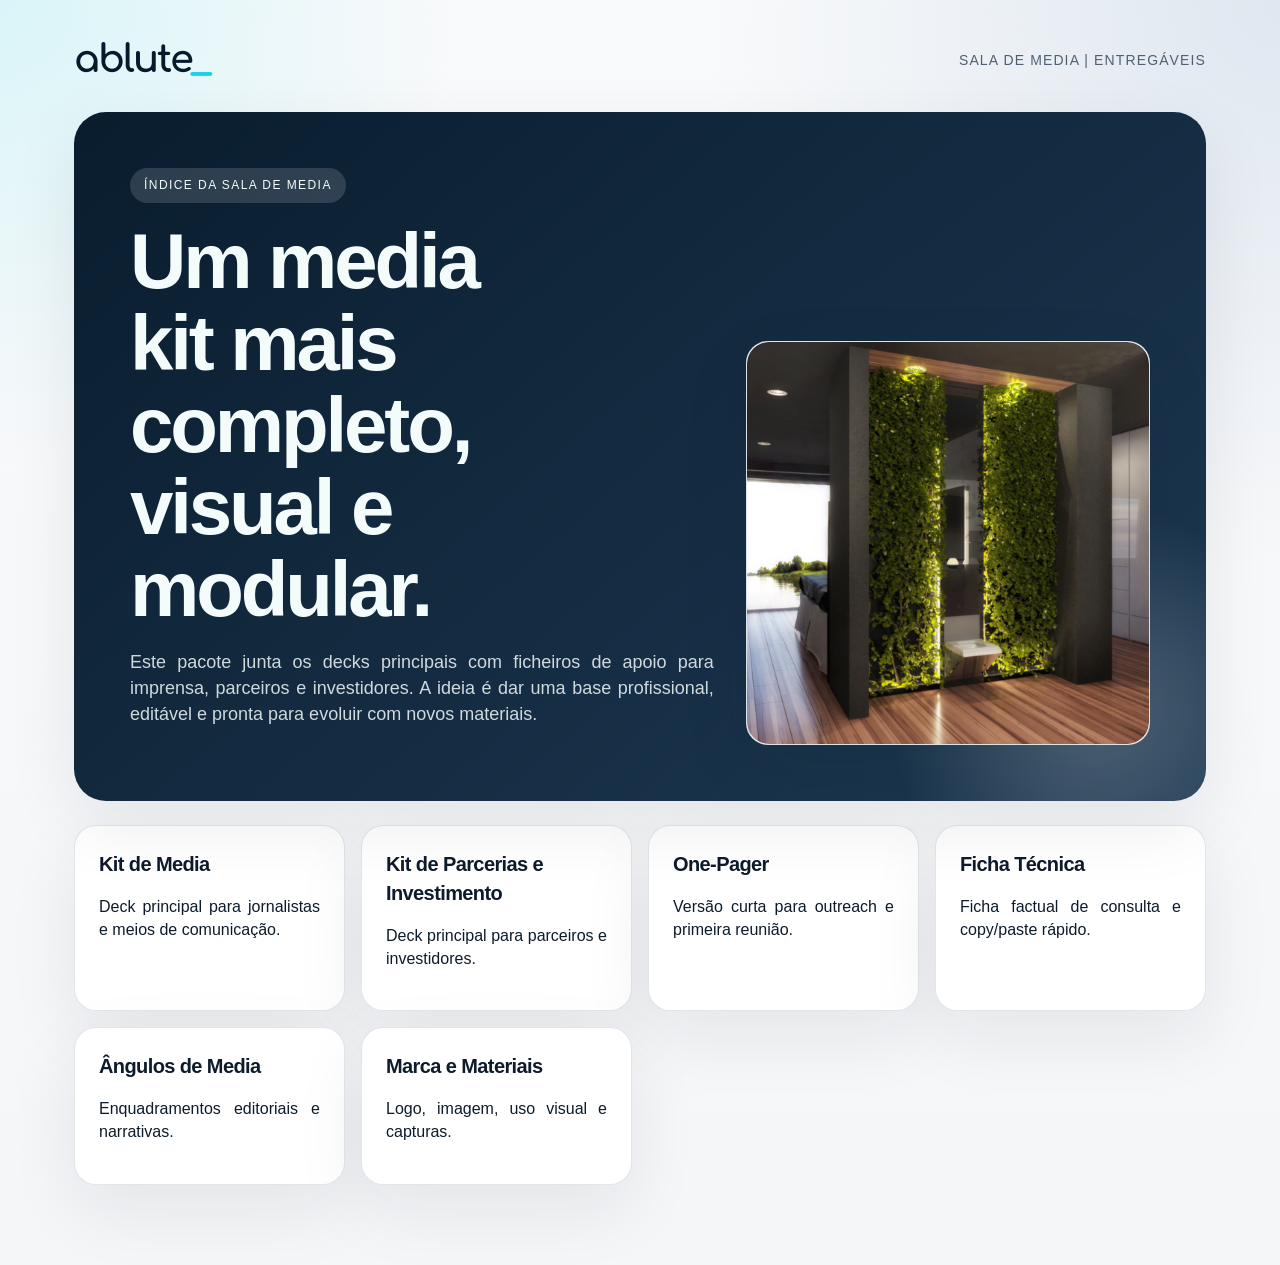
<file: index.html>
<!DOCTYPE html>
<html lang="pt">
<head>
  <meta charset="utf-8">
  <meta name="viewport" content="width=device-width, initial-scale=1">
  <title>ablute_ Sala de Media</title>
  <link rel="stylesheet" href="./shared.css">
</head>
<body>
  <main class="page-shell">
    <div class="topbar">
      <div class="brand-mark">ablute<span class="underscore-cyan">_</span></div>
      <div class="topbar-meta">Sala de Media | Entregáveis</div>
    </div>

    <section class="hero">
      <div class="hero-grid">
        <div class="hero-copy">
          <div class="eyebrow">Índice da sala de media</div>
          <h1>Um media kit mais completo, visual e modular.</h1>
          <p>Este pacote junta os decks principais com ficheiros de apoio para imprensa, parceiros e investidores. A ideia é dar uma base profissional, editável e pronta para evoluir com novos materiais.</p>
        </div>
        <aside class="photo-frame">
          <img src="./images/1.png" alt="Imagem ablute_" class="hero-photo">
        </aside>
      </div>
    </section>

    <section class="doc-nav">
      <a href="./press_media_kit.html"><article class="doc-tile"><strong>Kit de Media</strong><p>Deck principal para jornalistas e meios de comunicação.</p></article></a>
      <a href="./partnerships_investor_kit.html"><article class="doc-tile"><strong>Kit de Parcerias e Investimento</strong><p>Deck principal para parceiros e investidores.</p></article></a>
      <a href="./one_pager.html"><article class="doc-tile"><strong>One-Pager</strong><p>Versão curta para outreach e primeira reunião.</p></article></a>
      <a href="./fact_sheet.html"><article class="doc-tile"><strong>Ficha Técnica</strong><p>Ficha factual de consulta e copy/paste rápido.</p></article></a>
      <a href="./media_angles.html"><article class="doc-tile"><strong>Ângulos de Media</strong><p>Enquadramentos editoriais e narrativas.</p></article></a>
      <a href="./brand_assets.html"><article class="doc-tile"><strong>Marca e Materiais</strong><p>Logo, imagem, uso visual e capturas.</p></article></a>
    </section>
  </main>
</body>
</html>
</file>
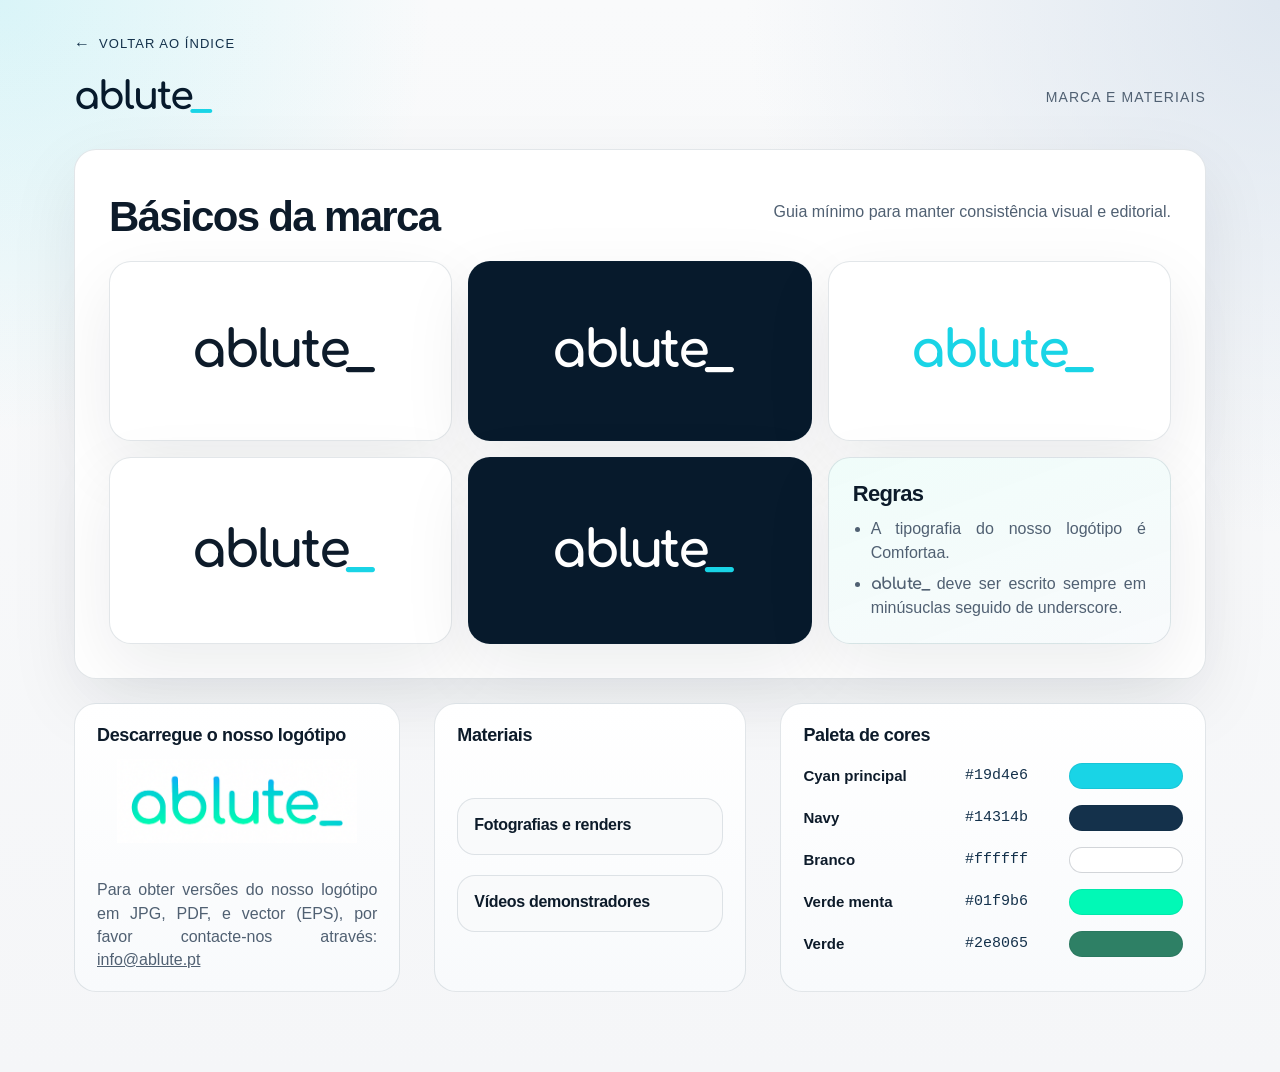
<file: brand_assets.html>
<!DOCTYPE html>
<html lang="pt">
<head>
  <meta charset="utf-8">
  <meta name="viewport" content="width=device-width, initial-scale=1">
  <title>ablute_ Marca e Materiais</title>
  <link rel="stylesheet" href="./shared.css">
</head>
<body>
  <main class="page-shell">
    <a href="./index.html" class="back-link">Voltar ao índice</a>
    <div class="topbar">
      <div class="brand-mark">ablute<span class="underscore-cyan">_</span></div>
      <div class="topbar-meta">Marca e Materiais</div>
    </div>

    <section class="section hero-panel">
      <div class="section-title">
        <h2>Básicos da marca</h2>
        <p>Guia mínimo para manter consistência visual e editorial.</p>
      </div>
      <div class="logo-grid">
        <div class="logo-tile"><div class="logo-wordmark">ablute_</div></div>
        <div class="logo-tile logo-dark"><div class="logo-wordmark light">ablute_</div></div>
        <div class="logo-tile"><div class="logo-wordmark cyan">ablute_</div></div>  
        <div class="logo-tile"><div class="logo-wordmark">ablute<span class="underscore-cyan">_</span></div></div>
        <div class="logo-tile logo-dark"><div class="logo-wordmark light">ablute<span class="underscore-cyan">_</span></div></div>
        <div class="card accent-card">
          <h3>Regras</h3>
          <ul class="plain-list">
            <li>A tipografia do nosso logótipo é Comfortaa.</li>
            <li><span class="brand-inline">ablute_</span> deve ser escrito sempre em minúsuclas seguido de underscore.</li>
          </ul>
        </div>    
      </div>
    </section>

    <section class="section hero-panel brand-assets-strip">
      <article class="brand-column brand-logo-column">
        <h3>Descarregue o nosso logótipo</h3>
        <a class="brand-logo-download" href="./images/logo.png" download>
          <img src="./images/logo.png" alt="Logótipo ablute_" class="brand-logo-preview">
        </a>
        <p><br> Para obter versões do nosso logótipo em JPG, PDF, e vector (EPS), por favor contacte-nos através: <a href="mailto:info@ablute.pt">info@ablute.pt</a></p>
      </article>

      <article class="brand-column brand-materials-column">
        <h3>Materiais</h3>
        <div class="brand-link-list">
          <a class="brand-inline-link" href="https://drive.google.com/drive/folders/17eYXbqSWgrY00XTufaeP-vPz5aTrVQKV?usp=sharing" target="_blank" rel="noopener noreferrer">
            <strong>Fotografias e renders</strong>
          </a>
          <a class="brand-inline-link" href="https://drive.google.com/drive/folders/1VWMuLmd0-G7aHxaXZs28Xbuft4rOIYV4?usp=sharing" target="_blank" rel="noopener noreferrer">
            <strong>Vídeos demonstradores</strong>
          </a>
        </div>
      </article>

      <article class="brand-column brand-palette-column">
        <h3>Paleta de cores</h3>
        <div class="color-palette compact">
          <div class="color-row"><strong>Cyan principal</strong><code>#19d4e6</code><span class="color-swatch" style="background:#19d4e6;"></span></div>
          <div class="color-row"><strong>Navy</strong><code>#14314b</code><span class="color-swatch" style="background:#14314b;"></span></div>
          <div class="color-row"><strong>Branco</strong><code>#ffffff</code><span class="color-swatch color-swatch-bordered" style="background:#ffffff;"></span></div>
          <div class="color-row"><strong>Verde menta</strong><code>#01f9b6</code><span class="color-swatch" style="background:#01f9b6;"></span></div>
          <div class="color-row"><strong>Verde</strong><code>#2e8065</code><span class="color-swatch" style="background:#2e8065;"></span></div>
        </div>
      </article>
    </section>
  </main>
</body>
</html>
</file>
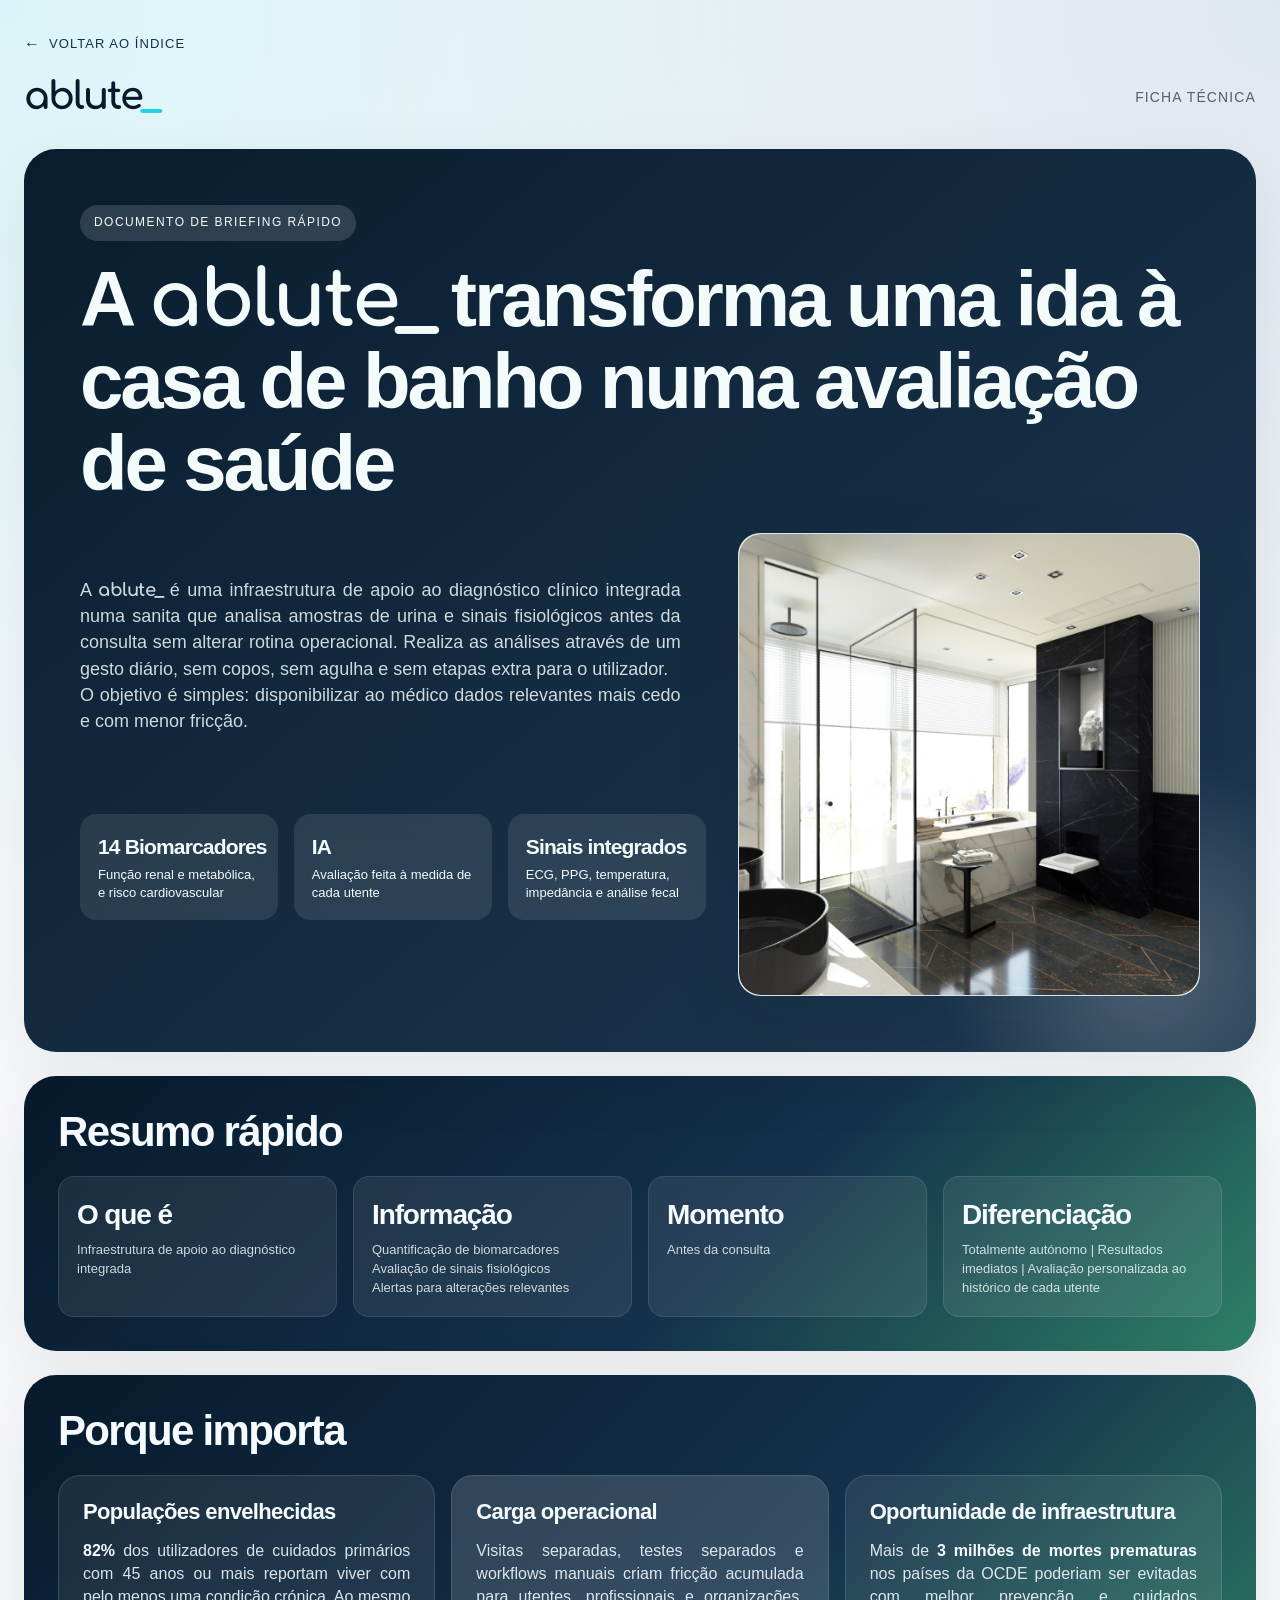
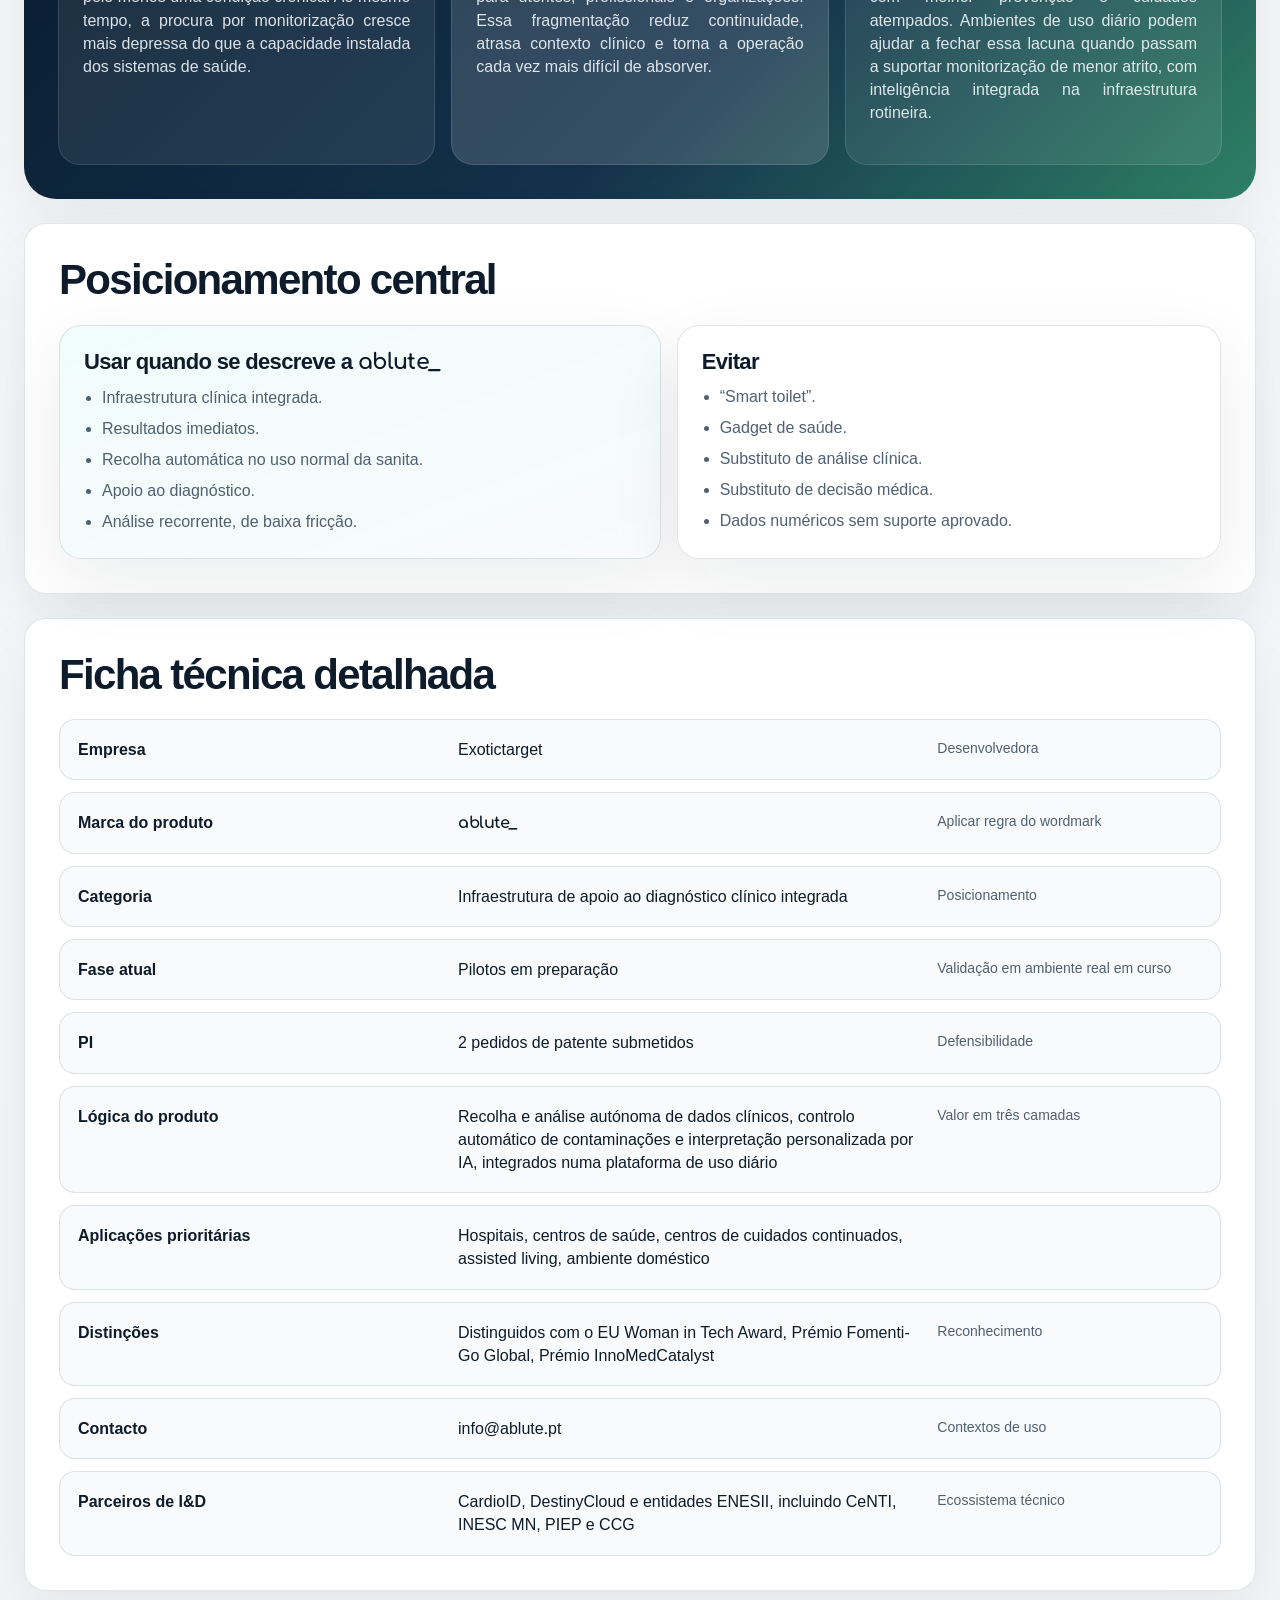
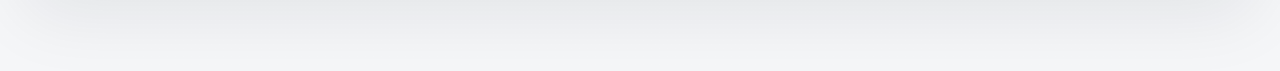
<file: fact_sheet.html>
<!DOCTYPE html>
<html lang="pt">
<head>
  <meta charset="utf-8">
  <meta name="viewport" content="width=device-width, initial-scale=1">
  <title>ablute_ Ficha Informativa</title>
  <link rel="stylesheet" href="./shared.css">
</head>
<body>
  <main class="page-shell wide">
    <a href="./index.html" class="back-link">Voltar ao índice</a>
    <div class="topbar">
      <div class="brand-mark">ablute<span class="underscore-cyan">_</span></div>
      <div class="topbar-meta">Ficha Técnica</div>
    </div>

    <section class="hero">
      <div class="fact-hero-title">
        <div class="eyebrow">Documento de briefing rápido</div>
        <h1>A <span class="brand-inline">ablute_</span> transforma uma ida à casa de banho numa avaliação de saúde</h1>
      </div>
      <div class="fact-hero-grid">
        <div class="hero-copy">
          <p> <br>A <span class="brand-inline">ablute_</span> é uma infraestrutura de apoio ao diagnóstico clínico integrada numa sanita que analisa amostras de urina e sinais fisiológicos antes da consulta sem alterar rotina operacional. Realiza as análises através de um gesto diário, sem copos, sem agulha e sem etapas extra para o utilizador.<br>  O objetivo é simples: disponibilizar ao médico dados relevantes mais cedo e com menor fricção.<br> <br> <br></p>
          <div class="hero-metrics">
            <div class="metric"><strong>14 Biomarcadores</strong><span>Função renal e metabólica, e risco cardiovascular</span></div>
            <div class="metric"><strong>IA</strong><span>Avaliação feita à medida de cada utente</span></div>
            <div class="metric"><strong>Sinais integrados</strong><span>ECG, PPG, temperatura, impedância e análise fecal</span></div>
          </div>
        </div>
        <aside class="photo-frame">
          <img src="./images/2.png" alt="Imagem ablute_" class="hero-photo">
        </aside>
      </div>
    </section>

    <section class="dark-band">
      <div class="section-title">
        <h2>Resumo rápido</h2>
        </div>
      <div class="kpi-row">
        <div class="kpi"><strong>O que é</strong><div class="kpi-note">Infraestrutura de apoio ao diagnóstico integrada</div></div>
        <div class="kpi"><strong>Informação</strong><div class="kpi-note">Quantificação de biomarcadores<br>Avaliação de sinais fisiológicos<br>Alertas para alterações relevantes</div></div>
        <div class="kpi"><strong>Momento</strong><div class="kpi-note">Antes da consulta</div></div>
        <div class="kpi"><strong>Diferenciação</strong><div class="kpi-note">Totalmente autónomo | Resultados imediatos | Avaliação personalizada ao histórico de cada utente </div></div>
      </div>
    </section>

    <section class="dark-band">
      <div class="section-title">
        <h2>Porque importa</h2>
      </div>
      <div class="card-grid">
        <article class="card"><h3>Populações envelhecidas</h3><p><strong>82%</strong> dos utilizadores de cuidados primários com 45 anos ou mais reportam viver com pelo menos uma condição crónica. Ao mesmo tempo, a procura por monitorização cresce mais depressa do que a capacidade instalada dos sistemas de saúde.</p></article>
        <article class="card accent-card"><h3>Carga operacional</h3><p>Visitas separadas, testes separados e workflows manuais criam fricção acumulada para utentes, profissionais e organizações. Essa fragmentação reduz continuidade, atrasa contexto clínico e torna a operação cada vez mais difícil de absorver.</p></article>
        <article class="card"><h3>Oportunidade de infraestrutura</h3><p>Mais de <strong>3 milhões de mortes prematuras</strong> nos países da OCDE poderiam ser evitadas com melhor prevenção e cuidados atempados. Ambientes de uso diário podem ajudar a fechar essa lacuna quando passam a suportar monitorização de menor atrito, com inteligência integrada na infraestrutura rotineira.</p></article>
      </div>
    </section>

    <section class="section hero-panel">
      <div class="section-title">
        <h2>Posicionamento central</h2>
      </div>
      <div class="two-col">
        <article class="card accent-card">
          <h3>Usar quando se descreve a <strong><span class="brand-inline">ablute_</span></strong></h3>
          <ul class="plain-list">
            <li>Infraestrutura clínica integrada.</li>
	    <li>Resultados imediatos.</li>
            <li>Recolha automática no uso normal da sanita.</li>
            <li>Apoio ao diagnóstico.</li>
            <li>Análise recorrente, de baixa fricção.</li>
          </ul>
        </article>
        <article class="card">
          <h3>Evitar</h3>
          <ul class="plain-list">
            <li>“Smart toilet”.</li>
            <li>Gadget de saúde.</li>
            <li>Substituto de análise clínica.</li> 
            <li>Substituto de decisão médica.</li>
            <li>Dados numéricos sem suporte aprovado.</li>
          </ul>
        </article>
      </div>
    </section>

    <section class="section hero-panel">
      <div class="section-title">
        <h2>Ficha técnica detalhada</h2>
      </div>
      <div class="asset-table">
        <div class="asset-row"><strong>Empresa</strong><div>Exotictarget</div><div class="subtle">Desenvolvedora</div></div>
        <div class="asset-row"><strong>Marca do produto</strong><div><span class="brand-inline">ablute_</span></div><div class="subtle">Aplicar regra do wordmark</div></div>
        <div class="asset-row"><strong>Categoria</strong><div>Infraestrutura de apoio ao diagnóstico clínico integrada</div><div class="subtle">Posicionamento</div></div>
        <div class="asset-row"><strong>Fase atual</strong><div>Pilotos em preparação</div><div class="subtle">Validação em ambiente real em curso</div></div>
        <div class="asset-row"><strong>PI</strong><div>2 pedidos de patente submetidos</div><div class="subtle">Defensibilidade</div></div>
        <div class="asset-row"><strong>Lógica do produto</strong><div>Recolha e análise autónoma de dados clínicos, controlo automático de contaminações e interpretação personalizada por IA, integrados numa plataforma de uso diário</div><div class="subtle">Valor em três camadas</div></div>
        <div class="asset-row"><strong>Aplicações prioritárias</strong><div> Hospitais, centros de saúde, centros de cuidados continuados, assisted living, ambiente doméstico</div><div class="subtle"></div></div>
        <div class="asset-row"><strong>Distinções</strong><div>Distinguidos com o EU Woman in Tech Award, Prémio Fomenti-Go Global, Prémio InnoMedCatalyst</div><div class="subtle">Reconhecimento</div></div>
        <div class="asset-row"><strong>Contacto</strong><div>info@ablute.pt</div><div class="subtle">Contextos de uso</div></div>
        <div class="asset-row"><strong>Parceiros de I&amp;D</strong><div>CardioID, DestinyCloud e entidades ENESII, incluindo CeNTI, INESC MN, PIEP e CCG</div><div class="subtle">Ecossistema técnico</div></div>
      </div>
    </section>
  
  </main>
</body>
</html>
</file>
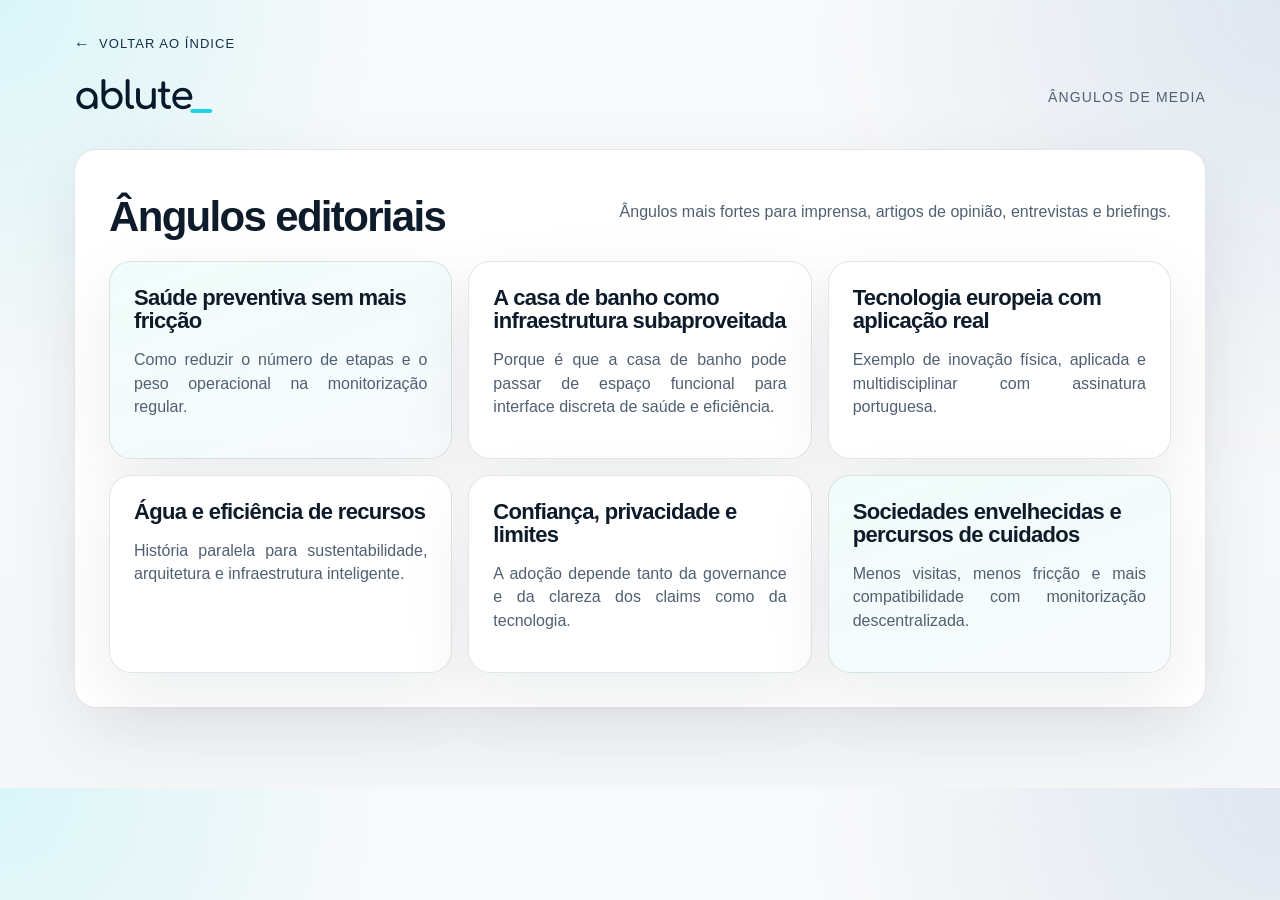
<file: media_angles.html>
<!DOCTYPE html>
<html lang="pt">
<head>
  <meta charset="utf-8">
  <meta name="viewport" content="width=device-width, initial-scale=1">
  <title>ablute_ Ângulos de Media</title>
  <link rel="stylesheet" href="./shared.css">
</head>
<body>
  <main class="page-shell">
    <a href="./index.html" class="back-link">Voltar ao índice</a>
    <div class="topbar">
      <div class="brand-mark">ablute<span class="underscore-cyan">_</span></div>
      <div class="topbar-meta">Ângulos de Media</div>
    </div>

    <section class="section hero-panel">
      <div class="section-title">
        <h2>Ângulos editoriais</h2>
        <p>Ângulos mais fortes para imprensa, artigos de opinião, entrevistas e briefings.</p>
      </div>
      <div class="card-grid">
        <article class="card accent-card"><h3>Saúde preventiva sem mais fricção</h3><p>Como reduzir o número de etapas e o peso operacional na monitorização regular.</p></article>
        <article class="card"><h3>A casa de banho como infraestrutura subaproveitada</h3><p>Porque é que a casa de banho pode passar de espaço funcional para interface discreta de saúde e eficiência.</p></article>
        <article class="card"><h3>Tecnologia europeia com aplicação real</h3><p>Exemplo de inovação física, aplicada e multidisciplinar com assinatura portuguesa.</p></article>
      </div>
      <div class="card-grid" style="margin-top:16px;">
        <article class="card"><h3>Água e eficiência de recursos</h3><p>História paralela para sustentabilidade, arquitetura e infraestrutura inteligente.</p></article>
        <article class="card"><h3>Confiança, privacidade e limites</h3><p>A adoção depende tanto da governance e da clareza dos claims como da tecnologia.</p></article>
        <article class="card accent-card"><h3>Sociedades envelhecidas e percursos de cuidados</h3><p>Menos visitas, menos fricção e mais compatibilidade com monitorização descentralizada.</p></article>
      </div>
    </section>
  </main>
</body>
</html>
</file>
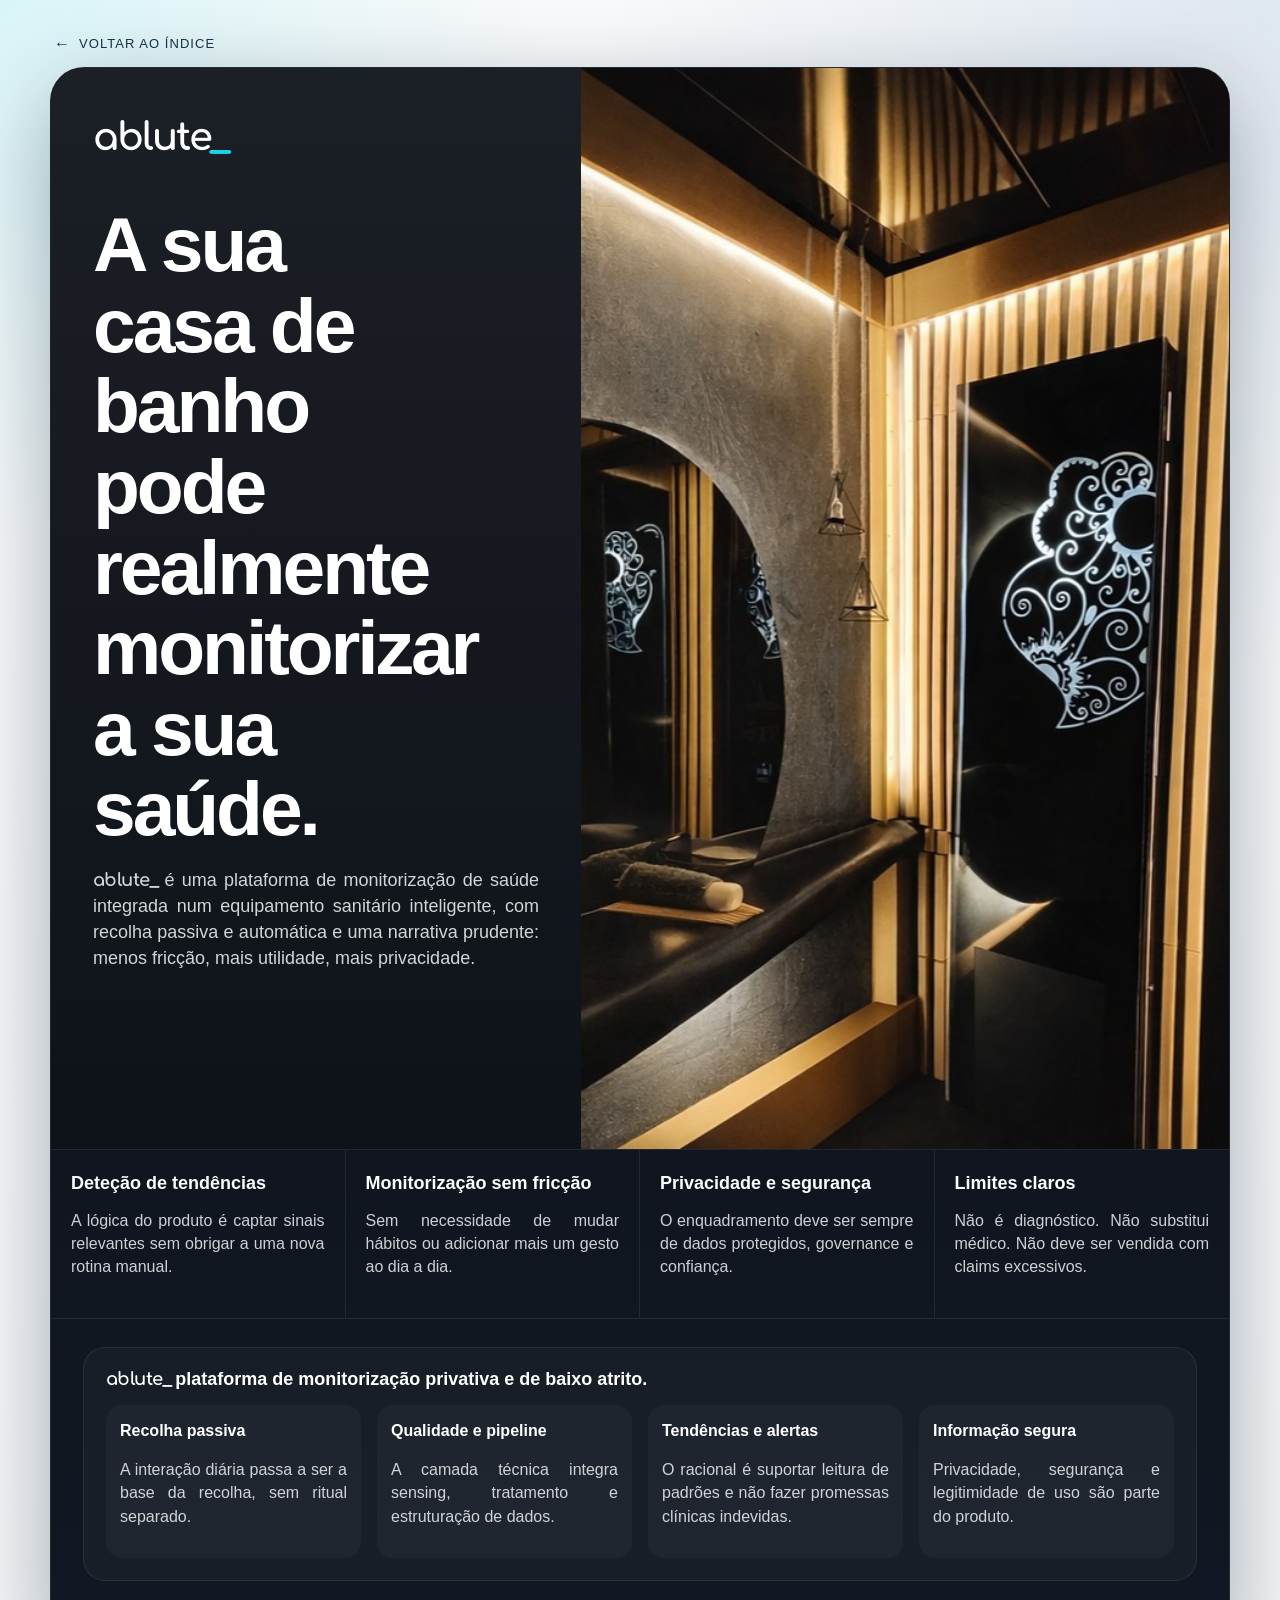
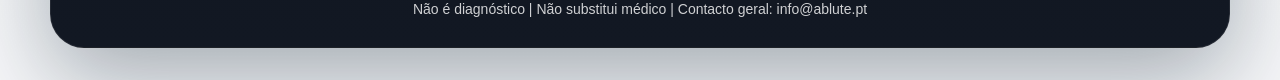
<file: one_pager.html>
<!DOCTYPE html>
<html lang="pt">
<head>
  <meta charset="utf-8">
  <meta name="viewport" content="width=device-width, initial-scale=1">
  <title>ablute_ One-Pager</title>
  <link rel="stylesheet" href="./shared.css">
</head>
<body>
  <main class="one-pager">
    <div style="width:min(100%,1180px);">
      <a href="./index.html" class="back-link" style="margin-left:4px; margin-bottom:14px;">Voltar ao índice</a>
      <section class="poster-sheet">
        <div class="poster-top">
          <div class="poster-copy">
            <div class="brand-mark" style="color:#ffffff; margin-bottom:20px;">ablute<span class="underscore-cyan">_</span></div>
            <h1>A sua casa de banho pode realmente monitorizar a sua saúde.</h1>
            <p class="lede"><span class="brand-inline">ablute_</span> é uma plataforma de monitorização de saúde integrada num equipamento sanitário inteligente, com recolha passiva e automática e uma narrativa prudente: menos fricção, mais utilidade, mais privacidade.</p>
          </div>
          <div class="poster-hero">
            <img src="./images/ablute_.png" alt="Fotografia ablute_ em interior premium">
          </div>
        </div>

        <div class="poster-features">
          <div class="poster-feature"><h3>Deteção de tendências</h3><p>A lógica do produto é captar sinais relevantes sem obrigar a uma nova rotina manual.</p></div>
          <div class="poster-feature"><h3>Monitorização sem fricção</h3><p>Sem necessidade de mudar hábitos ou adicionar mais um gesto ao dia a dia.</p></div>
          <div class="poster-feature"><h3>Privacidade e segurança</h3><p>O enquadramento deve ser sempre de dados protegidos, governance e confiança.</p></div>
          <div class="poster-feature"><h3>Limites claros</h3><p>Não é diagnóstico. Não substitui médico. Não deve ser vendida com claims excessivos.</p></div>
        </div>

        <div class="poster-flow-wrap">
          <div class="poster-flow">
            <h2><span class="brand-inline">ablute_</span> plataforma de monitorização privativa e de baixo atrito.</h2>
            <div class="poster-flow-grid">
              <div class="poster-step"><strong>Recolha passiva</strong><p>A interação diária passa a ser a base da recolha, sem ritual separado.</p></div>
              <div class="poster-step"><strong>Qualidade e pipeline</strong><p>A camada técnica integra sensing, tratamento e estruturação de dados.</p></div>
              <div class="poster-step"><strong>Tendências e alertas</strong><p>O racional é suportar leitura de padrões e não fazer promessas clínicas indevidas.</p></div>
              <div class="poster-step"><strong>Informação segura</strong><p>Privacidade, segurança e legitimidade de uso são parte do produto.</p></div>
            </div>
          </div>
        </div>

        <div class="poster-footer">
          Não é diagnóstico | Não substitui médico | Contacto geral: info@ablute.pt
        </div>
      </section>
    </div>
  </main>
</body>
</html>
</file>
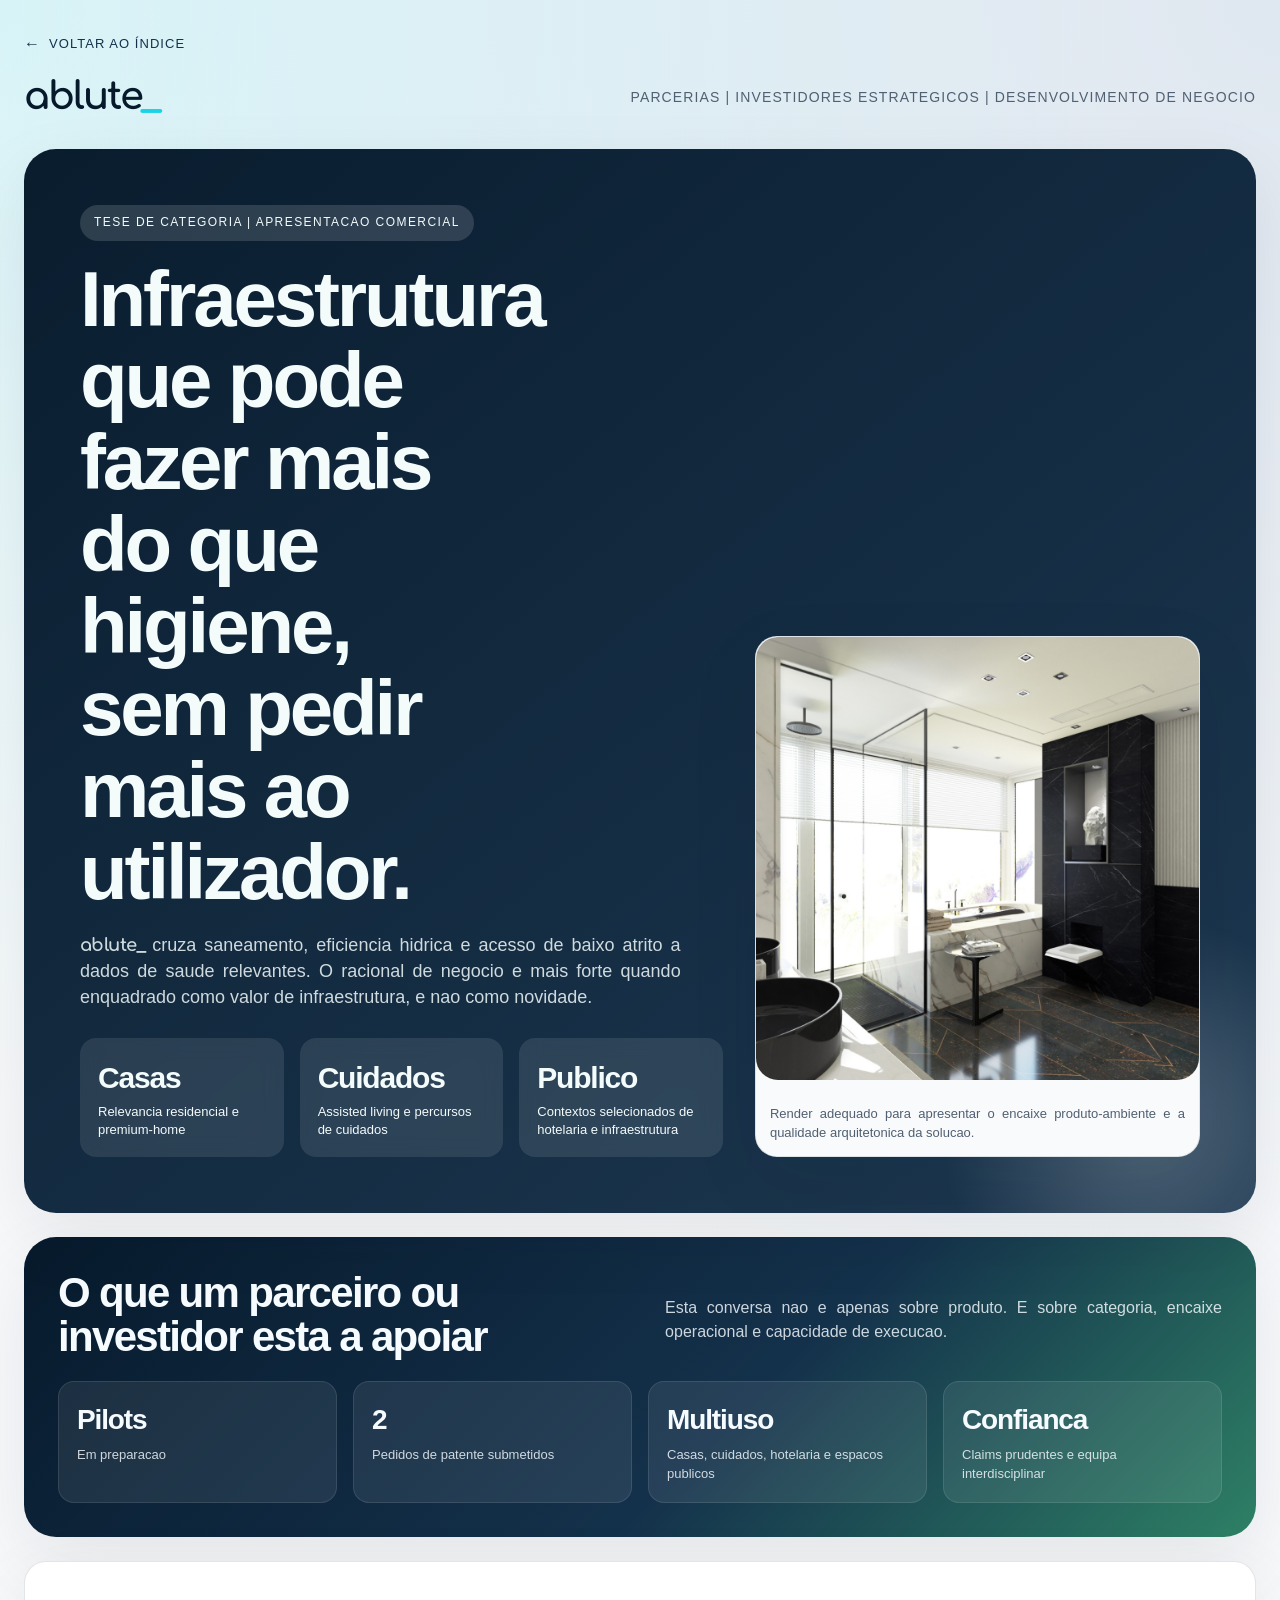
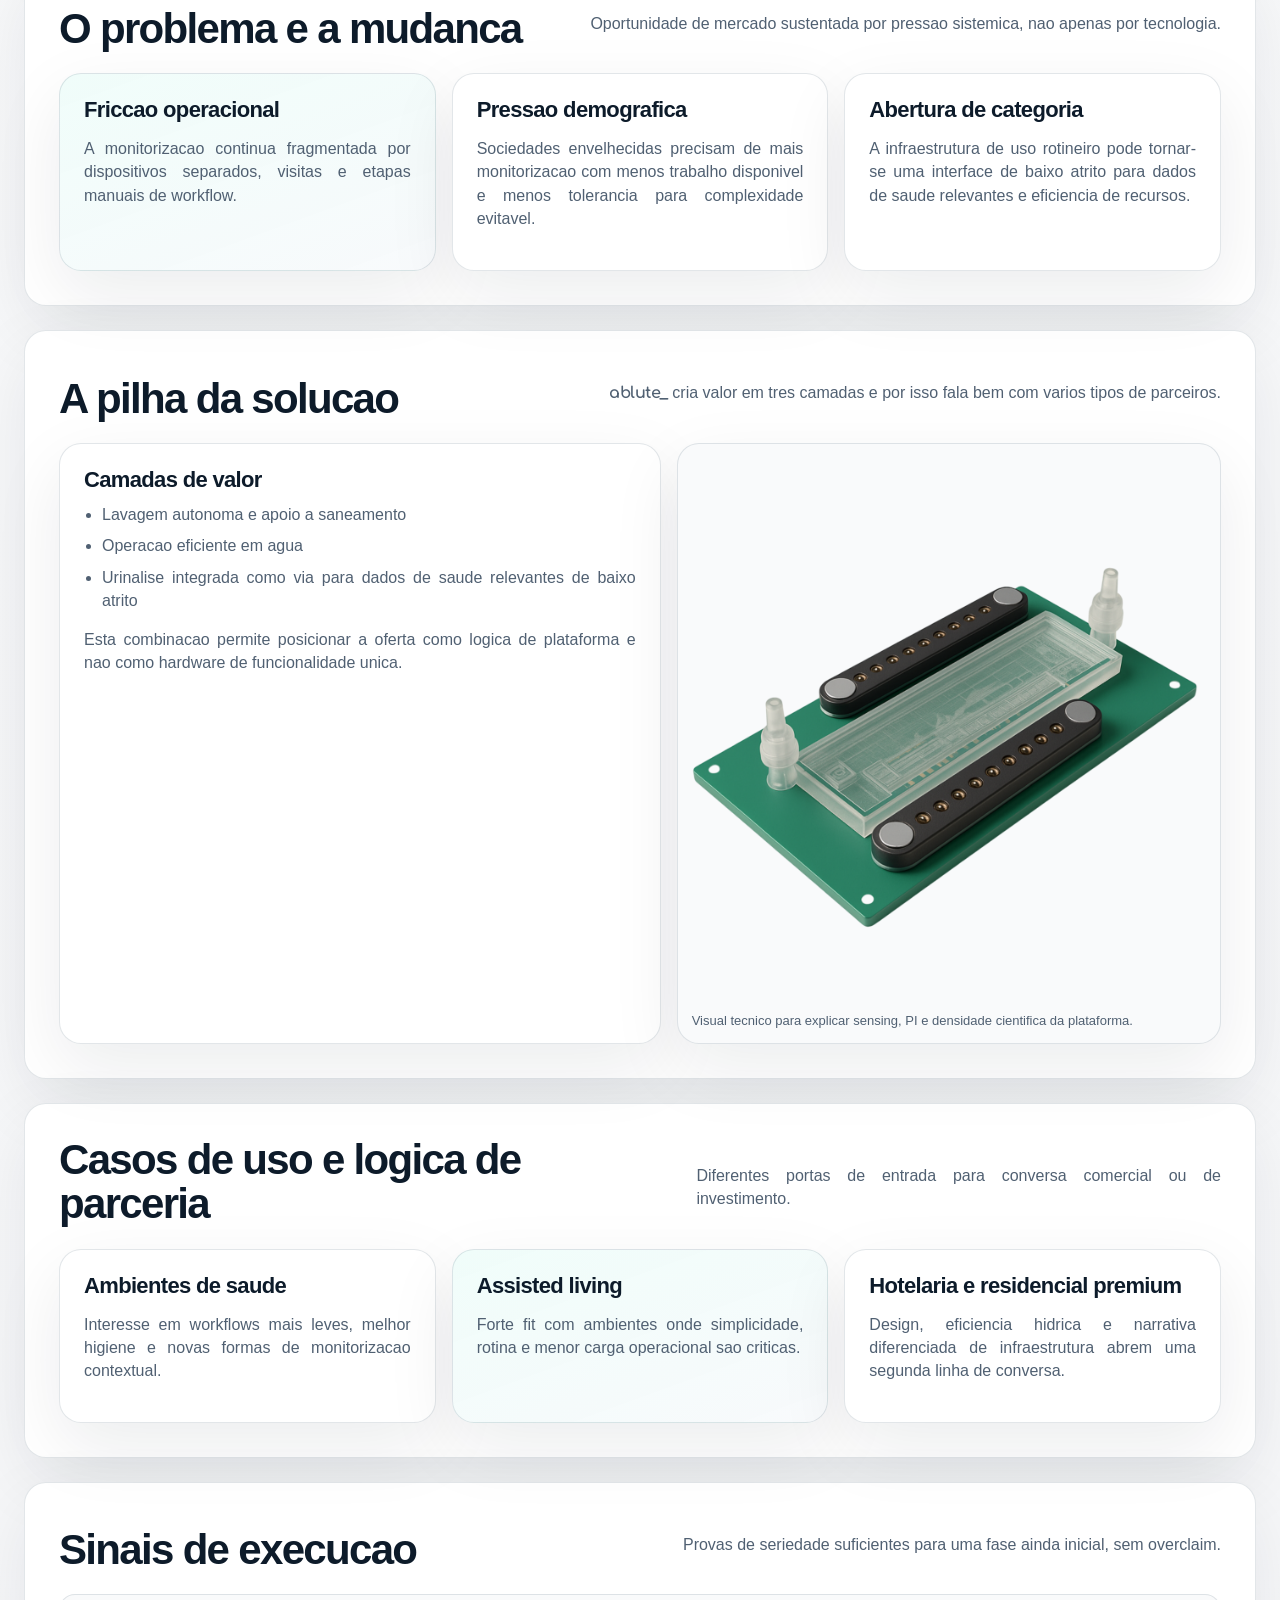
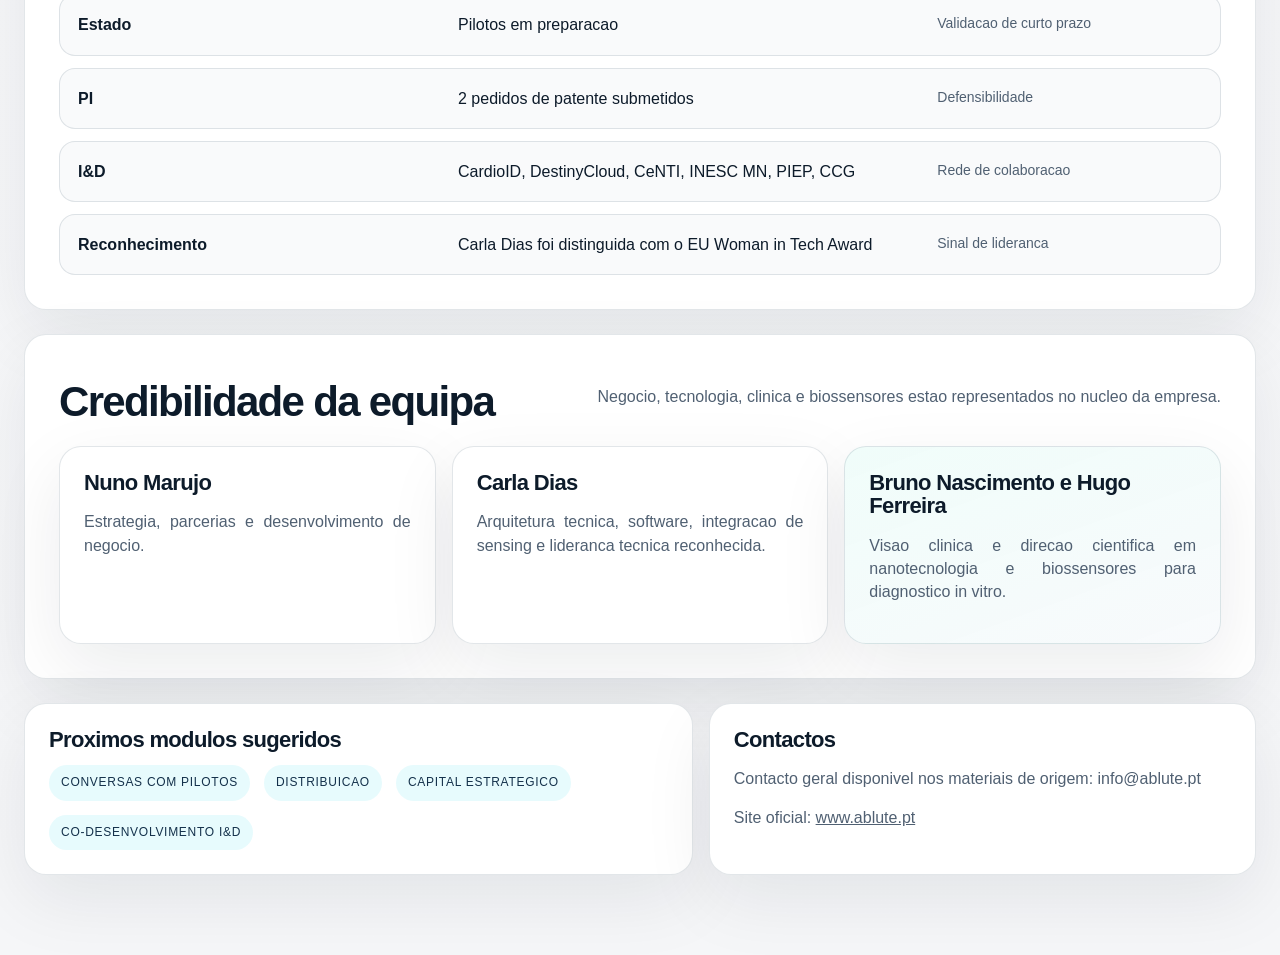
<file: partnerships_investor_kit.html>
<!DOCTYPE html>
<html lang="pt">
<head>
  <meta charset="utf-8">
  <meta name="viewport" content="width=device-width, initial-scale=1">
  <title>ablute_ Kit de Parcerias e Investimento</title>
  <link rel="stylesheet" href="./shared.css">
</head>
<body>
  <main class="page-shell wide">
    <a href="./index.html" class="back-link">Voltar ao índice</a>
    <div class="topbar">
      <div class="brand-mark">ablute<span class="underscore-cyan">_</span></div>
      <div class="topbar-meta">Parcerias | Investidores Estrategicos | Desenvolvimento de Negocio</div>
    </div>

    <section class="hero">
      <div class="hero-grid">
        <div class="hero-copy">
          <div class="eyebrow">Tese de categoria | Apresentacao comercial</div>
          <h1>Infraestrutura que pode fazer mais do que higiene, sem pedir mais ao utilizador.</h1>
          <p><span class="brand-inline">ablute_</span> cruza saneamento, eficiencia hidrica e acesso de baixo atrito a dados de saude relevantes. O racional de negocio e mais forte quando enquadrado como valor de infraestrutura, e nao como novidade.</p>
          <div class="hero-metrics">
            <div class="metric"><strong>Casas</strong><span>Relevancia residencial e premium-home</span></div>
            <div class="metric"><strong>Cuidados</strong><span>Assisted living e percursos de cuidados</span></div>
            <div class="metric"><strong>Publico</strong><span>Contextos selecionados de hotelaria e infraestrutura</span></div>
          </div>
        </div>
        <aside class="photo-frame">
          <img src="./images/2.png" alt="Render ablute_ white interior" class="hero-photo">
          <p class="image-caption">Render adequado para apresentar o encaixe produto-ambiente e a qualidade arquitetonica da solucao.</p>
        </aside>
      </div>
    </section>

    <section class="dark-band">
      <div class="section-title">
        <h2>O que um parceiro ou investidor esta a apoiar</h2>
        <p>Esta conversa nao e apenas sobre produto. E sobre categoria, encaixe operacional e capacidade de execucao.</p>
      </div>
      <div class="kpi-row">
        <div class="kpi"><strong>Pilots</strong><div class="kpi-note">Em preparacao</div></div>
        <div class="kpi"><strong>2</strong><div class="kpi-note">Pedidos de patente submetidos</div></div>
        <div class="kpi"><strong>Multiuso</strong><div class="kpi-note">Casas, cuidados, hotelaria e espacos publicos</div></div>
        <div class="kpi"><strong>Confianca</strong><div class="kpi-note">Claims prudentes e equipa interdisciplinar</div></div>
      </div>
    </section>

    <section class="section hero-panel">
      <div class="section-title">
        <h2>O problema e a mudanca</h2>
        <p>Oportunidade de mercado sustentada por pressao sistemica, nao apenas por tecnologia.</p>
      </div>
      <div class="card-grid">
        <article class="card accent-card"><h3>Friccao operacional</h3><p>A monitorizacao continua fragmentada por dispositivos separados, visitas e etapas manuais de workflow.</p></article>
        <article class="card"><h3>Pressao demografica</h3><p>Sociedades envelhecidas precisam de mais monitorizacao com menos trabalho disponivel e menos tolerancia para complexidade evitavel.</p></article>
        <article class="card"><h3>Abertura de categoria</h3><p>A infraestrutura de uso rotineiro pode tornar-se uma interface de baixo atrito para dados de saude relevantes e eficiencia de recursos.</p></article>
      </div>
    </section>

    <section class="section hero-panel">
      <div class="section-title">
        <h2>A pilha da solucao</h2>
        <p><span class="brand-inline">ablute_</span> cria valor em tres camadas e por isso fala bem com varios tipos de parceiros.</p>
      </div>
      <div class="two-col">
        <article class="card">
          <h3>Camadas de valor</h3>
          <ul class="plain-list">
            <li>Lavagem autonoma e apoio a saneamento</li>
            <li>Operacao eficiente em agua</li>
            <li>Urinalise integrada como via para dados de saude relevantes de baixo atrito</li>
          </ul>
          <p>Esta combinacao permite posicionar a oferta como logica de plataforma e nao como hardware de funcionalidade unica.</p>
        </article>
        <div class="photo-frame">
          <img src="./images/chip.png" alt="Chip and sensing architecture" class="content-photo">
          <p class="image-caption">Visual tecnico para explicar sensing, PI e densidade cientifica da plataforma.</p>
        </div>
      </div>
    </section>

    <section class="section hero-panel">
      <div class="section-title">
        <h2>Casos de uso e logica de parceria</h2>
        <p>Diferentes portas de entrada para conversa comercial ou de investimento.</p>
      </div>
      <div class="card-grid">
        <article class="card"><h3>Ambientes de saude</h3><p>Interesse em workflows mais leves, melhor higiene e novas formas de monitorizacao contextual.</p></article>
        <article class="card accent-card"><h3>Assisted living</h3><p>Forte fit com ambientes onde simplicidade, rotina e menor carga operacional sao criticas.</p></article>
        <article class="card"><h3>Hotelaria e residencial premium</h3><p>Design, eficiencia hidrica e narrativa diferenciada de infraestrutura abrem uma segunda linha de conversa.</p></article>
      </div>
    </section>

    <section class="section hero-panel">
      <div class="section-title">
        <h2>Sinais de execucao</h2>
        <p>Provas de seriedade suficientes para uma fase ainda inicial, sem overclaim.</p>
      </div>
      <div class="asset-table">
        <div class="asset-row"><strong>Estado</strong><div>Pilotos em preparacao</div><div class="subtle">Validacao de curto prazo</div></div>
        <div class="asset-row"><strong>PI</strong><div>2 pedidos de patente submetidos</div><div class="subtle">Defensibilidade</div></div>
        <div class="asset-row"><strong>I&amp;D</strong><div>CardioID, DestinyCloud, CeNTI, INESC MN, PIEP, CCG</div><div class="subtle">Rede de colaboracao</div></div>
        <div class="asset-row"><strong>Reconhecimento</strong><div>Carla Dias foi distinguida com o EU Woman in Tech Award</div><div class="subtle">Sinal de lideranca</div></div>
      </div>
    </section>

    <section class="section hero-panel">
      <div class="section-title">
        <h2>Credibilidade da equipa</h2>
        <p>Negocio, tecnologia, clinica e biossensores estao representados no nucleo da empresa.</p>
      </div>
      <div class="card-grid">
        <article class="card"><h3>Nuno Marujo</h3><p>Estrategia, parcerias e desenvolvimento de negocio.</p></article>
        <article class="card"><h3>Carla Dias</h3><p>Arquitetura tecnica, software, integracao de sensing e lideranca tecnica reconhecida.</p></article>
        <article class="card accent-card"><h3>Bruno Nascimento e Hugo Ferreira</h3><p>Visao clinica e direcao cientifica em nanotecnologia e biossensores para diagnostico in vitro.</p></article>
      </div>
    </section>

    <section class="contact-band">
      <article class="footer-card">
        <h3>Proximos modulos sugeridos</h3>
        <div class="tag-list">
          <span class="tag">Conversas com pilotos</span>
          <span class="tag">Distribuicao</span>
          <span class="tag">Capital estrategico</span>
          <span class="tag">Co-desenvolvimento I&amp;D</span>
        </div>
      </article>
      <article class="footer-card">
        <h3>Contactos</h3>
        <p>Contacto geral disponivel nos materiais de origem: info@ablute.pt</p>
        <p>Site oficial: <a href="https://www.ablute.pt/">www.ablute.pt</a></p>
      </article>
    </section>
  </main>
</body>
</html>
</file>
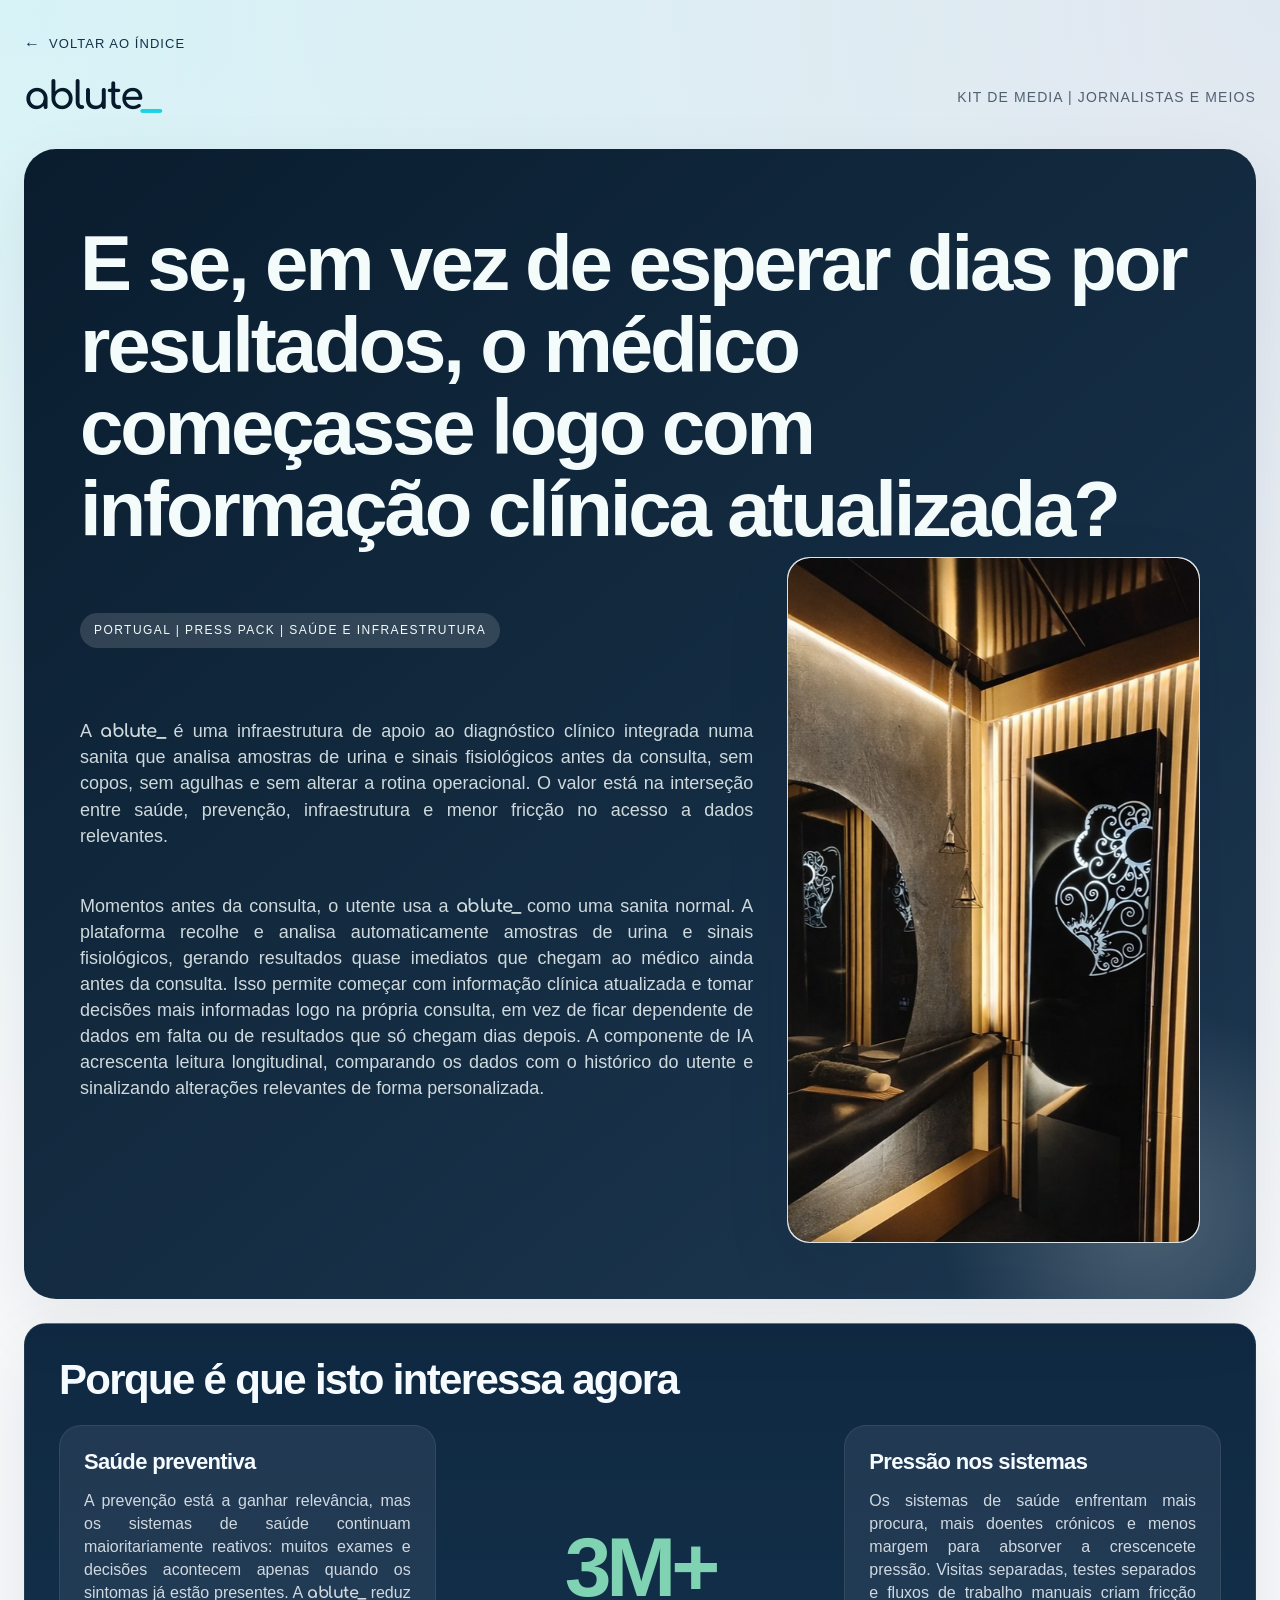
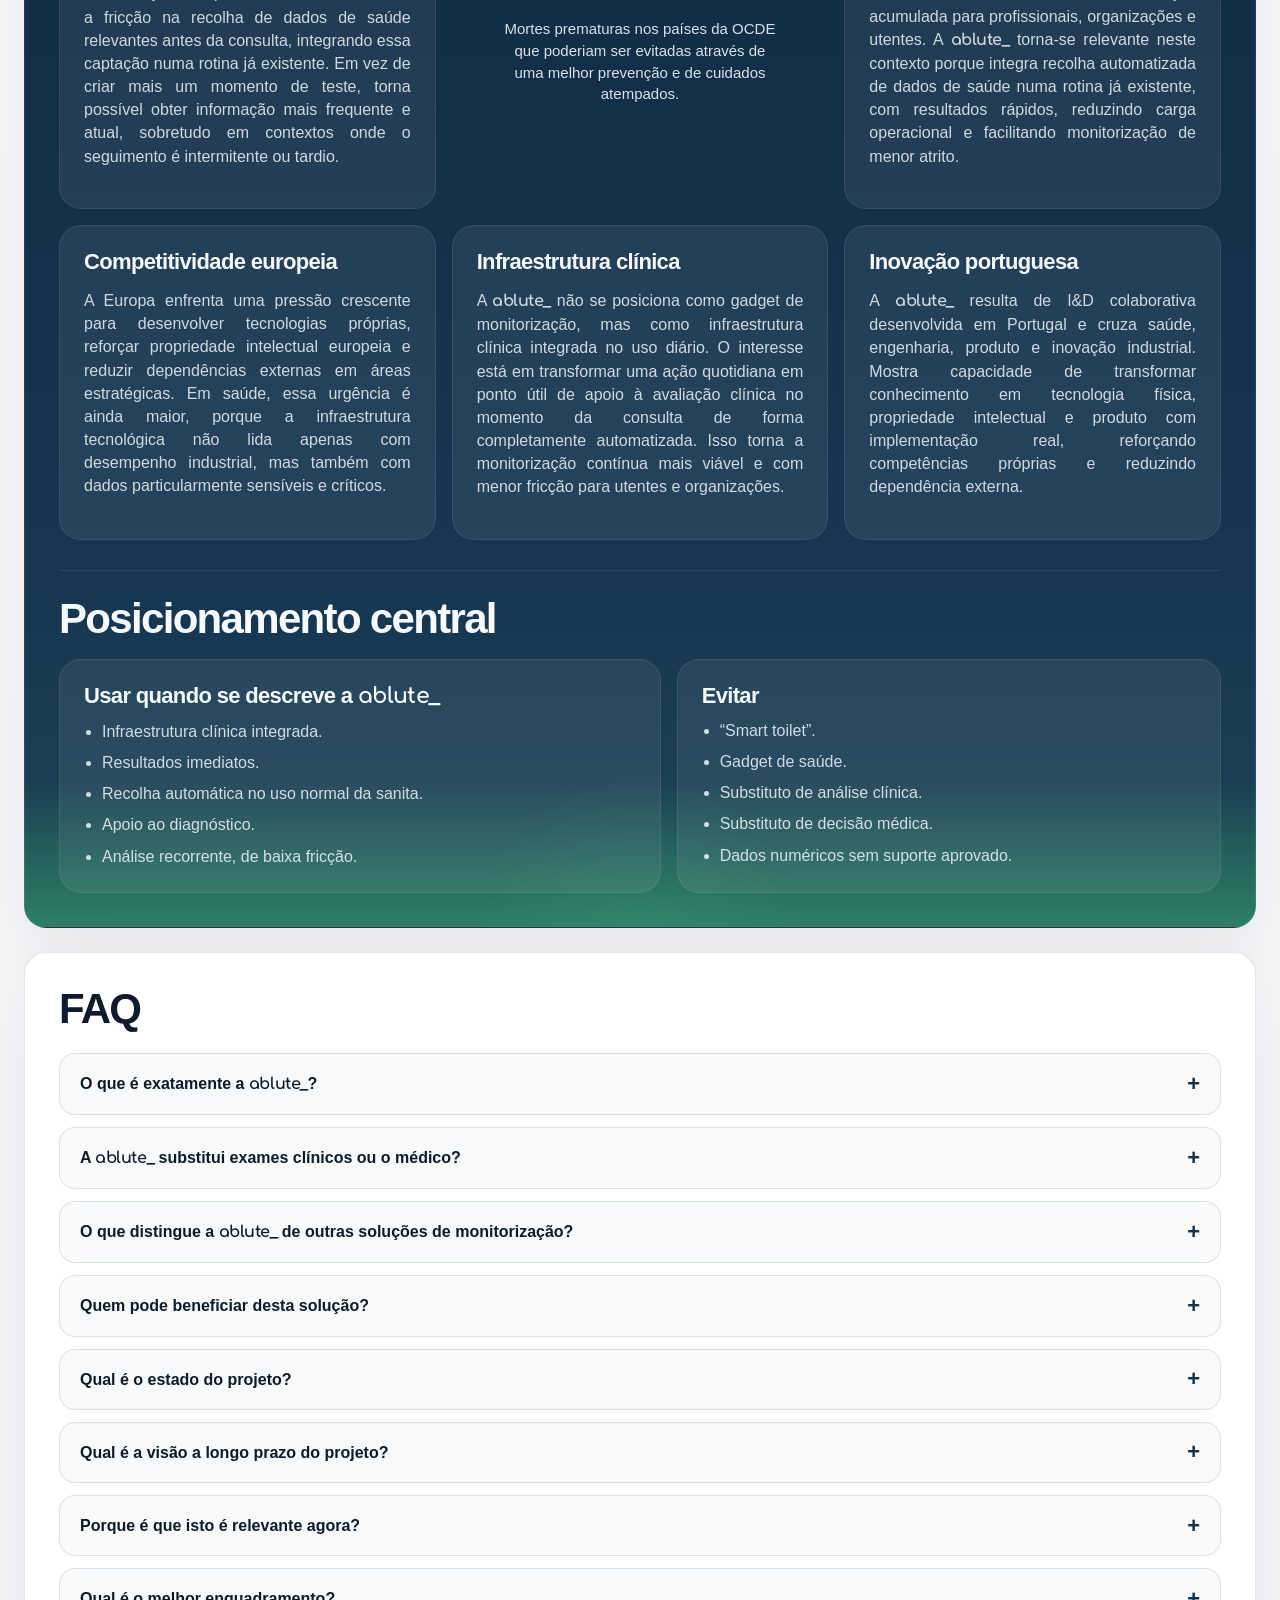
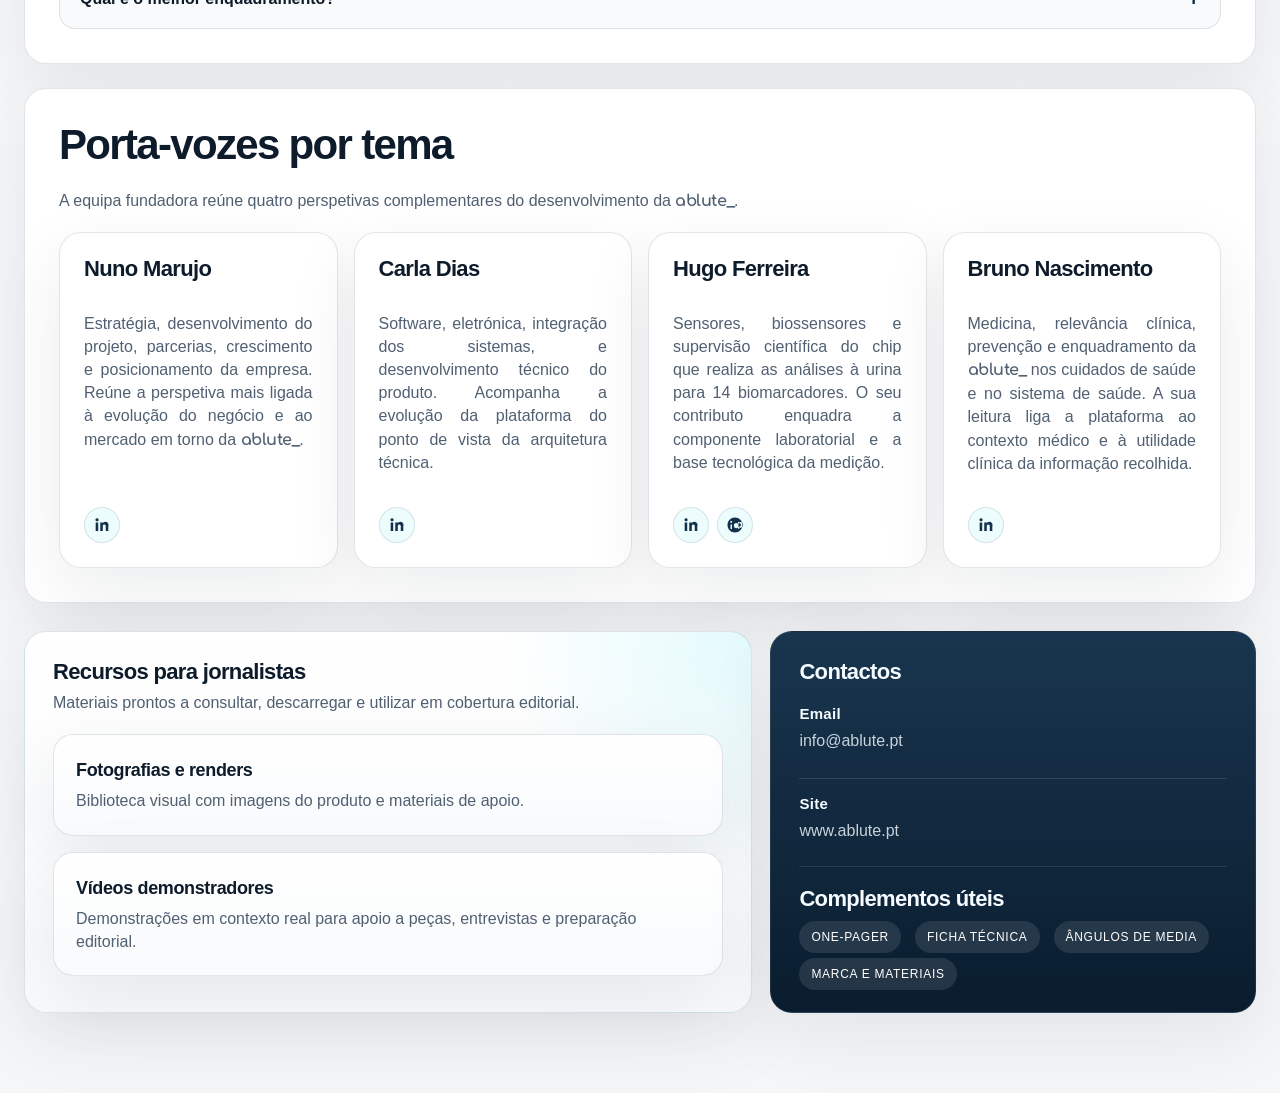
<file: press_media_kit.html>
<!DOCTYPE html>
<html lang="pt">
<head>
  <meta charset="utf-8">
  <meta name="viewport" content="width=device-width, initial-scale=1">
  <title>ablute_ Kit de Media</title>
  <link rel="stylesheet" href="./shared.css">
</head>
<body>
  <main class="page-shell wide">
    <a href="./index.html" class="back-link">Voltar ao índice</a>
    <div class="topbar">
      <div class="brand-mark">ablute<span class="underscore-cyan">_</span></div>
      <div class="topbar-meta">Kit de Media | Jornalistas e Meios</div>
    </div>

    <section class="hero press-hero">
      <div class="fact-hero-title">
          <h1>E se, em vez de esperar dias por resultados, o médico começasse logo com informação clínica atualizada?</h1>
      </div>
      <div class="hero-grid">
        <div class="hero-copy">
          <div class="eyebrow">Portugal | Press pack | Saúde e infraestrutura</div>
          <p> <br> <br> A <span class="brand-inline">ablute_</span> é uma infraestrutura de apoio ao diagnóstico clínico integrada numa sanita que analisa amostras de urina e sinais fisiológicos antes da consulta, sem copos, sem agulhas e sem alterar a rotina operacional. O valor está na interseção entre saúde, prevenção, infraestrutura e menor fricção no acesso a dados relevantes.</p> 
          <p><br>Momentos antes da consulta, o utente usa a <span class="brand-inline">ablute_</span> como uma sanita normal. A plataforma recolhe e analisa automaticamente amostras de urina e sinais fisiológicos, gerando resultados quase imediatos que chegam ao médico ainda antes da consulta. Isso permite começar com informação clínica atualizada e tomar decisões mais informadas logo na própria consulta, em vez de ficar dependente de dados em falta ou de resultados que só chegam dias depois. A componente de IA acrescenta leitura longitudinal, comparando os dados com o histórico do utente e sinalizando alterações relevantes de forma personalizada.</p>
        </div>
        <aside class="photo-frame">
          <img src="./images/ablute_.png" alt="Fotografia ablute_" class="hero-photo">
        </aside>
      </div>
    </section>

    <section class="section hero-panel kit">
      <div class="section-title">
        <h2>Porque é que isto interessa agora</h2>
      </div>
      <div class="card-grid">
        <article class="card accent-card">
          <h3>Saúde preventiva</h3>
          <p>A prevenção está a ganhar relevância, mas os sistemas de saúde continuam maioritariamente reativos: muitos exames e decisões acontecem apenas quando os sintomas já estão presentes. A <span class="brand-inline">ablute_</span> reduz a fricção na recolha de dados de saúde relevantes antes da consulta, integrando essa captação numa rotina já existente. Em vez de criar mais um momento de teste, torna possível obter informação mais frequente e atual, sobretudo em contextos onde o seguimento é intermitente ou tardio.</p>
        </article>
        <article class="impact-stat">
          <div>
            <strong>3M+</strong>
            <span>Mortes prematuras nos países da OCDE que poderiam ser evitadas através de uma melhor prevenção e de cuidados atempados.</span>
          </div>
        </article>
        <article class="card">
          <h3>Pressão nos sistemas</h3>
          <p>Os sistemas de saúde enfrentam mais procura, mais doentes crónicos e menos margem para absorver a crescencete pressão. Visitas separadas, testes separados e fluxos de trabalho manuais criam fricção acumulada para profissionais, organizações e utentes. A <span class="brand-inline">ablute_</span> torna-se relevante neste contexto porque integra recolha automatizada de dados de saúde numa rotina já existente, com resultados rápidos, reduzindo carga operacional e facilitando monitorização de menor atrito.</p>
        </article>
      </div>
        <div class="card-grid" style="margin-top:16px;">
  <article class="card">
          <h3>Competitividade europeia</h3>
          <p>A Europa enfrenta uma pressão crescente para desenvolver tecnologias próprias, reforçar propriedade intelectual europeia e reduzir dependências externas em áreas estratégicas. Em saúde, essa urgência é ainda maior, porque a infraestrutura tecnológica não lida apenas com desempenho industrial, mas também com dados particularmente sensíveis e críticos.</p>
        </article>
        <article class="card">
          <h3>Infraestrutura clínica</h3>
          <p>A <span class="brand-inline">ablute_</span> não se posiciona como gadget de monitorização, mas como infraestrutura clínica integrada no uso diário. O interesse está em transformar uma ação quotidiana em ponto útil de apoio à avaliação clínica no momento da consulta de forma completamente automatizada. Isso torna a monitorização contínua mais viável e com menor fricção para utentes e organizações.</p>
        </article>
        <article class="card">
          <h3>Inovação portuguesa</h3>
          <p>A <span class="brand-inline">ablute_</span> resulta de I&D colaborativa desenvolvida em Portugal e cruza saúde, engenharia, produto e inovação industrial. Mostra capacidade de transformar conhecimento em tecnologia física, propriedade intelectual e produto com implementação real, reforçando competências próprias e reduzindo dependência externa.</p>
        </article>
      </div>
      <div class="kit-subsection">
        <div class="section-title">
          <h2>Posicionamento central</h2>
        </div>
        <div class="two-col">
          <article class="card accent-card">
            <h3>Usar quando se descreve a <span class="brand-inline">ablute_</span></h3>
            <ul class="plain-list">
              <li>Infraestrutura clínica integrada.</li>
	      <li>Resultados imediatos.</li>
              <li>Recolha automática no uso normal da sanita.</li>
              <li>Apoio ao diagnóstico.</li>
              <li>Análise recorrente, de baixa fricção.</li>
            </ul>
          </article>
          <article class="card">
            <h3>Evitar</h3>
            <ul class="plain-list">
              <li>“Smart toilet”.</li>
              <li>Gadget de saúde.</li>
              <li>Substituto de análise clínica.</li> 
              <li>Substituto de decisão médica.</li>
              <li>Dados numéricos sem suporte aprovado.</li>
            </ul>
          </article>
        </div>
      </div>
    </section>

    <section class="section hero-panel">
      <div class="section-title">
        <h2>FAQ</h2>
      </div>
      <div class="faq-accordion" id="press-faq">
        <article class="faq-item">
          <button class="faq-question" type="button" aria-expanded="false">
            <span>O que é exatamente a <span class="brand-inline">ablute_</span>?</span>
          </button>
          <div class="faq-answer">
            <div class="faq-answer-inner">
              <p>É uma plataforma de apoio ao diagnóstico clínico integrada numa sanita, que analisa de forma completamente automatizada biomarcadores urinários e sinais fisiológicos sem qualquer esforço por parte de utentes ou equipas clínicas. Disponibiliza os resultados em menos de 3 minutos e faz uma avaliação personalizada alertando os clínicos médico quando alterações relevantes ao estado normal do paciente sejam detetadas.</p>
            </div>
          </div>
        </article>
        <article class="faq-item">
          <button class="faq-question" type="button" aria-expanded="false">
            <span>A <span class="brand-inline">ablute_</span> substitui exames clínicos ou o médico?</span>
          </button>
          <div class="faq-answer">
            <div class="faq-answer-inner">
              <p>Não. A plataforma IA é de apoio ao diagnóstico clínico e de disponibilização mais precoce de dados relevantes. Não deve ser apresentado como substituição do médico, do laboratório ou da decisão clínica.</p>
            </div>
          </div>
        </article>
        <article class="faq-item">
          <button class="faq-question" type="button" aria-expanded="false">
            <span>O que distingue a <span class="brand-inline">ablute_</span> de outras soluções de monitorização?</span>
          </button>
          <div class="faq-answer">
            <div class="faq-answer-inner">
              <p>A diferenciação está na integração da recolha numa infraestrutura rotineira, de forma completamente automática e com controlo de qualidade e contaminações. Em vez de depender de testes pontuais, etapas manuais ou esforço adicional do utilizador. Não se trata de um gadget wellness, mas de uma infraestrutura clínica de menor atrito.</p>
            </div>
          </div>
        </article>
        <article class="faq-item">
          <button class="faq-question" type="button" aria-expanded="false">
            <span>Quem pode beneficiar desta solução?</span>
          </button>
          <div class="faq-answer">
            <div class="faq-answer-inner">
              <p>Atualmente o foco está em contribuir para maior eficiência dos sistemas de saúde, destacando-se cuidados primários e continuados, locais com acesso restrito a cuidados de saúde, e ambientes em que a continuidade de dados pode melhorar contexto clínico e eficiência operacional como lares de terceira idade.</p>
            </div>
          </div>
        </article>
        <article class="faq-item">
          <button class="faq-question" type="button" aria-expanded="false">
            <span>Qual é o estado do projeto?</span>
          </button>
          <div class="faq-answer">
            <div class="faq-answer-inner">
              <p>Pilotos em preparação, com dois pedidos de patente submetidos e um ecossistema ativo de I&amp;D. Isso permite enquadrar a empresa como projeto em validação real, e não apenas como conceito.</p>
            </div>
          </div>
        </article>
        <article class="faq-item">
          <button class="faq-question" type="button" aria-expanded="false">
            <span>Qual é a visão a longo prazo do projeto?</span>
          </button>
          <div class="faq-answer">
            <div class="faq-answer-inner">
              <p>Transformar uma infraestrutura da nossa rotina diária num ponto de captura clínica recorrente, capaz de apoiar prevenção, acompanhamento e decisão clínica com menor atrito operacional.</p>
            </div>
          </div>
        </article>
        <article class="faq-item">
          <button class="faq-question" type="button" aria-expanded="false">
            <span>Porque é que isto é relevante agora?</span>
          </button>
          <div class="faq-answer">
            <div class="faq-answer-inner">
              <p>Porque as necessidades crescem mais depressa do que a capacidade dos sistemas de saúde e qualquer redução de fricção operacional torna-se mais valiosa. Isto é especialmente relevante quando olhamos para o envelhecimento crescente da população e populações isoladas com dificuldades de acesso à saúde. A <span class="brand-inline">ablute_</span> suporta sistemas mais eficientes e presentes.</p>
            </div>
          </div>
        </article>
        <article class="faq-item">
          <button class="faq-question" type="button" aria-expanded="false">
            <span>Qual é o melhor enquadramento?</span>
          </button>
          <div class="faq-answer">
            <div class="faq-answer-inner">
              <p>Saúde preventiva, infraestrutura clínica, inovação portuguesa, envelhecimento, privacidade e monitorização de menor atrito. O melhor enquadramento depende do público e da secção editorial.</p>
            </div>
          </div>
        </article>
      </div>
    </section>

    <section class="section hero-panel">
      <div class="section-title">
        <h2>Porta-vozes por tema</h2>
      </div>
      <p class="speaker-intro">A equipa fundadora reúne quatro perspetivas complementares do desenvolvimento da <span class="brand-inline">ablute_</span></span>.</p>
      <div class="speaker-grid">
        <article class="card speaker-card">
          <div class="speaker-card-top">
            <div>
              <h3>Nuno Marujo</h3>
            </div>
            <div class="speaker-links">
              <a class="profile-link" href="https://www.linkedin.com/in/nunomarujo/" target="_blank" rel="noopener noreferrer" aria-label="LinkedIn de Nuno Marujo">
                <svg viewBox="0 0 24 24" aria-hidden="true"><path d="M6.94 8.5H3.56V20h3.38V8.5ZM5.25 3A2.03 2.03 0 0 0 3.22 5c0 1.12.9 2.03 2 2.03h.03A2.03 2.03 0 1 0 5.25 3ZM20.78 12.77c0-3.46-1.85-5.07-4.32-5.07-1.99 0-2.88 1.1-3.38 1.87V8.5H9.69c.04.71 0 11.5 0 11.5h3.39v-6.42c0-.34.02-.68.13-.92.27-.68.88-1.38 1.91-1.38 1.35 0 1.9 1.03 1.9 2.54V20H20.4v-6.83Z"/></svg>
              </a>
            </div>
          </div>
          <p>Estratégia, desenvolvimento do projeto, parcerias, crescimento e posicionamento da empresa. Reúne a perspetiva mais ligada à evolução do negócio e ao mercado em torno da <span class="brand-inline">ablute_</span>.</p>
        </article>
        <article class="card speaker-card">
          <div class="speaker-card-top">
            <div>
              <h3>Carla Dias</h3>
            </div>
            <div class="speaker-links">
              <a class="profile-link" href="https://www.linkedin.com/in/carla-dias-ablute/" target="_blank" rel="noopener noreferrer" aria-label="LinkedIn de Carla Dias">
                <svg viewBox="0 0 24 24" aria-hidden="true"><path d="M6.94 8.5H3.56V20h3.38V8.5ZM5.25 3A2.03 2.03 0 0 0 3.22 5c0 1.12.9 2.03 2 2.03h.03A2.03 2.03 0 1 0 5.25 3ZM20.78 12.77c0-3.46-1.85-5.07-4.32-5.07-1.99 0-2.88 1.1-3.38 1.87V8.5H9.69c.04.71 0 11.5 0 11.5h3.39v-6.42c0-.34.02-.68.13-.92.27-.68.88-1.38 1.91-1.38 1.35 0 1.9 1.03 1.9 2.54V20H20.4v-6.83Z"/></svg>
              </a>
            </div>
          </div>
          <p>Software, eletrónica, integração dos sistemas, e desenvolvimento técnico do produto. Acompanha a evolução da plataforma do ponto de vista da arquitetura técnica.</p>
        </article>
        <article class="card speaker-card">
          <div class="speaker-card-top">
            <div>
              <h3>Hugo Ferreira</h3>
            </div>
            <div class="speaker-links">
              <a class="profile-link" href="https://www.linkedin.com/in/hugo-alexandre-ferreira-1b130b2/" target="_blank" rel="noopener noreferrer" aria-label="LinkedIn de Hugo Ferreira">
                <svg viewBox="0 0 24 24" aria-hidden="true"><path d="M6.94 8.5H3.56V20h3.38V8.5ZM5.25 3A2.03 2.03 0 0 0 3.22 5c0 1.12.9 2.03 2 2.03h.03A2.03 2.03 0 1 0 5.25 3ZM20.78 12.77c0-3.46-1.85-5.07-4.32-5.07-1.99 0-2.88 1.1-3.38 1.87V8.5H9.69c.04.71 0 11.5 0 11.5h3.39v-6.42c0-.34.02-.68.13-.92.27-.68.88-1.38 1.91-1.38 1.35 0 1.9 1.03 1.9 2.54V20H20.4v-6.83Z"/></svg>
              </a>
              <a class="profile-link" href="https://orcid.org/0000-0002-4323-3942" target="_blank" rel="noopener noreferrer" aria-label="ORCID de Hugo Ferreira">
                <svg viewBox="0 0 24 24" aria-hidden="true"><path d="M12 2C6.48 2 2 6.47 2 12s4.48 10 10 10 10-4.47 10-10S17.52 2 12 2Zm-5.03 4.75c.69 0 1.25.56 1.25 1.25S7.66 9.25 6.97 9.25 5.72 8.69 5.72 8s.56-1.25 1.25-1.25Zm1 10.5H6.03v-6h1.94v6Zm7.98-1.86c-.59.59-1.34.89-2.24.89-.94 0-1.73-.33-2.35-1-.62-.67-.93-1.49-.93-2.46 0-.99.31-1.83.94-2.49.62-.67 1.42-1 2.38-1 .91 0 1.66.29 2.24.88.58.58.88 1.34.88 2.28 0 .94-.3 1.71-.92 2.3Zm1.74 1.61h-1.73v-8.99h1.66v.77h.02c.41-.59 1.04-.89 1.89-.89 1.02 0 1.83.37 2.43 1.11.59.74.89 1.7.89 2.88 0 1.13-.3 2.06-.9 2.77-.61.72-1.4 1.08-2.39 1.08-.79 0-1.38-.25-1.77-.74h-.1v2.01Zm1.59-6.69c-.34-.39-.79-.58-1.35-.58-.57 0-1.04.2-1.41.61-.37.41-.55.94-.55 1.59 0 .66.18 1.19.55 1.59.37.4.84.6 1.41.6.56 0 1.01-.2 1.35-.59.34-.4.5-.93.5-1.6 0-.66-.16-1.2-.5-1.62Z"/></svg>
              </a>
            </div>
          </div>
          <p>Sensores, biossensores e supervisão científica do chip que realiza as análises à urina para 14 biomarcadores. O seu contributo enquadra a componente laboratorial e a base tecnológica da medição.</p>
        </article>
        <article class="card speaker-card">
          <div class="speaker-card-top">
            <div>
              <h3>Bruno Nascimento</h3>
            </div>
            <div class="speaker-links">
              <a class="profile-link" href="https://www.linkedin.com/in/bruno-nascimento-942b7520/" target="_blank" rel="noopener noreferrer" aria-label="LinkedIn de Bruno Nascimento">
                <svg viewBox="0 0 24 24" aria-hidden="true"><path d="M6.94 8.5H3.56V20h3.38V8.5ZM5.25 3A2.03 2.03 0 0 0 3.22 5c0 1.12.9 2.03 2 2.03h.03A2.03 2.03 0 1 0 5.25 3ZM20.78 12.77c0-3.46-1.85-5.07-4.32-5.07-1.99 0-2.88 1.1-3.38 1.87V8.5H9.69c.04.71 0 11.5 0 11.5h3.39v-6.42c0-.34.02-.68.13-.92.27-.68.88-1.38 1.91-1.38 1.35 0 1.9 1.03 1.9 2.54V20H20.4v-6.83Z"/></svg>
              </a>
            </div>
          </div>
          <p>Medicina, relevância clínica, prevenção e enquadramento da <span class="brand-inline">ablute_</span> nos cuidados de saúde e no sistema de saúde. A sua leitura liga a plataforma ao contexto médico e à utilidade clínica da informação recolhida.</p>
        </article>
      </div>
    </section>

    <section class="contact-band press-footer">
      <article class="footer-card press-footer-resources">
        <div class="press-footer-heading">
          <h3>Recursos para jornalistas</h3>
          <p>Materiais prontos a consultar, descarregar e utilizar em cobertura editorial.</p>
        </div>
        <div class="resource-list resource-list-featured">
          <a class="resource-link resource-link-featured" href="https://drive.google.com/drive/folders/17eYXbqSWgrY00XTufaeP-vPz5aTrVQKV?usp=sharing" target="_blank" rel="noopener noreferrer">
            <strong>Fotografias e renders</strong>
            <span>Biblioteca visual com imagens do produto e materiais de apoio.</span>
          </a>
          <a class="resource-link resource-link-featured" href="https://drive.google.com/drive/folders/1VWMuLmd0-G7aHxaXZs28Xbuft4rOIYV4?usp=sharing" target="_blank" rel="noopener noreferrer">
            <strong>Vídeos demonstradores</strong>
            <span>Demonstrações em contexto real para apoio a peças, entrevistas e preparação editorial.</span>
          </a>
        </div>
      </article>
      <article class="footer-card press-footer-contact">
        <div class="press-footer-heading">
          <h3>Contactos</h3>
        </div>
        <div class="contact-stack">
          <a class="contact-link" href="mailto:info@ablute.pt">
            <strong>Email</strong>
            <span>info@ablute.pt</span>
          </a>
          <a class="contact-link" href="https://www.ablute.pt/" target="_blank" rel="noopener noreferrer">
            <strong>Site</strong>
            <span>www.ablute.pt</span>
          </a>
        </div>
        <div class="press-footer-subsection">
          <h3>Complementos úteis</h3>
          <div class="tag-list">
            <a href="./one_pager.html"><span class="tag">One-Pager</span></a>
            <a href="./fact_sheet.html"><span class="tag">Ficha Técnica</span></a>
            <a href="./media_angles.html"><span class="tag">Ângulos de Media</span></a>
            <a href="./brand_assets.html"><span class="tag">Marca e Materiais</span></a>
          </div>
        </div>
      </article>
    </section>
  </main>
  <script>
    (function () {
      const items = Array.from(document.querySelectorAll("#press-faq .faq-item"));

      function closeItem(item) {
        const button = item.querySelector(".faq-question");
        const answer = item.querySelector(".faq-answer");
        item.classList.remove("open");
        button.setAttribute("aria-expanded", "false");
        answer.style.maxHeight = "0px";
      }

      function openItem(item) {
        const button = item.querySelector(".faq-question");
        const answer = item.querySelector(".faq-answer");
        item.classList.add("open");
        button.setAttribute("aria-expanded", "true");
        answer.style.maxHeight = answer.scrollHeight + "px";
      }

      items.forEach(function (item) {
        const button = item.querySelector(".faq-question");
        button.addEventListener("click", function () {
          const isOpen = item.classList.contains("open");
          items.forEach(closeItem);
          if (!isOpen) {
            openItem(item);
          }
        });
      });
    }());
  </script>
</body>
</html>
</file>
<file: shared.css>
@font-face {
  font-family: "Comfortaa";
  src: url("./comfortaa/static/Comfortaa-Regular.ttf") format("truetype");
  font-weight: 400;
  font-style: normal;
  font-display: swap;
}

@font-face {
  font-family: "Comfortaa";
  src: url("./comfortaa/static/Comfortaa-Bold.ttf") format("truetype");
  font-weight: 700;
  font-style: normal;
  font-display: swap;
}

:root {
  --bg: #f8fafc;
  --paper: #ffffff;
  --ink: #0d1b2a;
  --muted: #506072;
  --line: rgba(20, 49, 75, 0.12);
  --brand-deep: #071a2c;
  --brand-navy: #14314b;
  --brand: #19d4e6;
  --brand-soft: #d8e2ed;
  --accent: #2e8065;
  --accent-soft: #f0fdfa;
  --surface: #f5f6f8;
  --surface-2: #f9fafb;
  --shadow: 0 24px 70px rgba(7, 26, 44, 0.08);
  --radius-xl: 32px;
  --radius-lg: 22px;
  --radius-md: 16px;
  --page-width: 1180px;
  --font-display: "Segoe UI", "Aptos Display", "Trebuchet MS", sans-serif;
  --font-body: "Segoe UI", "Aptos", "Helvetica Neue", Arial, sans-serif;
  --font-brand: "Comfortaa", "Trebuchet MS", "Segoe UI", sans-serif;
}

* { box-sizing: border-box; }
html { scroll-behavior: smooth; }

body {
  margin: 0;
  color: var(--ink);
  background:
    radial-gradient(circle at top left, rgba(25, 212, 230, 0.14), transparent 26%),
    radial-gradient(circle at top right, rgba(216, 226, 237, 0.8), transparent 32%),
    linear-gradient(180deg, #f9fafb 0%, #f5f6f8 100%);
  font-family: var(--font-body);
  line-height: 1.45;
}

a { color: inherit; }

.page-shell {
  width: min(100%, var(--page-width));
  margin: 0 auto;
  padding: 32px 24px 80px;
}

.page-shell.wide {
  width: min(100%, 1280px);
}

.topbar {
  display: flex;
  justify-content: space-between;
  align-items: center;
  gap: 16px;
  margin-bottom: 24px;
  color: var(--muted);
  font-size: 14px;
  letter-spacing: 0.08em;
  text-transform: none;
}

.brand-mark {
  display: inline-flex;
  align-items: center;
  font-family: var(--font-brand);
  font-weight: 700;
  font-size: clamp(28px, 3vw, 40px);
  letter-spacing: -0.05em;
  color: var(--brand-deep);
}

.brand-mark .underscore-cyan {
  color: #19d4e6;
}

.brand-inline {
  font-family: var(--font-brand);
  font-weight: 700;
  letter-spacing: -0.03em;
}

.topbar-meta {
  text-transform: uppercase;
}

.back-link {
  display: inline-flex;
  align-items: center;
  gap: 8px;
  margin-bottom: 16px;
  text-decoration: none;
  color: var(--brand-navy);
  font-size: 13px;
  letter-spacing: 0.08em;
  text-transform: uppercase;
}

.back-link::before {
  content: "\2190";
  font-size: 16px;
  line-height: 1;
}

.header-stack {
  display: flex;
  flex-direction: column;
  gap: 8px;
}

.hero {
  position: relative;
  overflow: hidden;
  background: linear-gradient(140deg, rgba(7, 26, 44, 0.99), rgba(20, 49, 75, 0.96));
  color: #f3fbfb;
  border-radius: var(--radius-xl);
  padding: 56px;
  box-shadow: var(--shadow);
}

.hero::after {
  content: "";
  position: absolute;
  inset: auto -100px -120px auto;
  width: 420px;
  height: 420px;
  border-radius: 50%;
  background: radial-gradient(circle, rgba(255,255,255,0.24), rgba(255,255,255,0.04) 58%, transparent 70%);
}

.hero-grid,
.mini-grid,
.card-grid,
.three-col,
.two-col,
.stat-strip,
.hero-metrics,
.contact-band,
.one-sheet-grid {
  display: grid;
  gap: 16px;
}

.hero-grid {
  position: relative;
  z-index: 1;
  grid-template-columns: 1.3fr 0.9fr;
  gap: 32px;
  align-items: end;
}

.press-hero .hero-grid {
  grid-template-columns: 1.24fr 0.76fr;
  gap: 34px;
  align-items: start;
}

.press-hero .hero-copy {
  padding-top: 34px;
  max-width: none;
}

.press-hero .hero-copy p {
  max-width: none;
}

.press-hero .photo-frame {
  align-self: start;
  margin-top: -22px;
}

.press-hero .hero-photo {
  min-height: 296px;
}

.eyebrow {
  display: inline-flex;
  align-items: center;
  gap: 8px;
  padding: 9px 14px;
  border-radius: 999px;
  background: rgba(255, 255, 255, 0.14);
  font-size: 12px;
  letter-spacing: 0.12em;
  text-transform: uppercase;
}

h1, h2, h3 {
  margin: 0;
  font-family: var(--font-display);
  line-height: 1.05;
}

h1 {
  margin-top: 18px;
  font-size: clamp(42px, 7vw, 78px);
  letter-spacing: -0.04em;
  max-width: 10ch;
}

.hero-copy p,
.lede {
  max-width: 60ch;
  color: rgba(243, 251, 251, 0.84);
  font-size: 18px;
}

.hero-metrics {
  grid-template-columns: repeat(3, minmax(0, 1fr));
  margin-top: 28px;
}

.metric,
.stat {
  padding: 18px;
  border-radius: var(--radius-md);
}

.metric {
  background: rgba(255, 255, 255, 0.1);
  backdrop-filter: blur(10px);
}

.metric strong,
.stat strong,
.side-stat strong {
  display: block;
  font-size: 30px;
  letter-spacing: -0.04em;
}

.metric span,
.stat span {
  display: block;
  margin-top: 4px;
  font-size: 13px;
  line-height: 1.35;
}

.hero-panel,
.card,
.quote-card,
.timeline,
.footer-card,
.one-sheet {
  background: var(--paper);
  border: 1px solid var(--line);
  border-radius: var(--radius-lg);
  box-shadow: var(--shadow);
}

.hero-panel { padding: 26px; color: var(--ink); }
.hero-panel h2 { font-size: 18px; letter-spacing: 0.02em; }
.hero-panel p,
.card p,
.card li,
.footer-card p,
.timeline p,
.quote-card p,
.section-title p,
.image-caption,
.plain-list li,
.kpi-note { color: var(--muted); }

p,
li {
  text-align: justify;
  text-justify: inter-word;
}

.hero-visual {
  margin-top: 18px;
  min-height: 280px;
  border-radius: var(--radius-lg);
  background:
    linear-gradient(145deg, rgba(216, 226, 237, 0.9), rgba(255, 255, 255, 0.98)),
    linear-gradient(180deg, rgba(20, 49, 75, 0.08), transparent);
  position: relative;
  overflow: hidden;
}

.hero-visual::before,
.hero-visual::after {
  content: "";
  position: absolute;
  border-radius: 36px;
}

.hero-visual::before {
  width: 66%;
  height: 62%;
  left: 14%;
  bottom: 12%;
  background: linear-gradient(180deg, #ffffff, #d8e2ed);
  border: 1px solid rgba(25, 212, 230, 0.22);
}

.hero-visual::after {
  width: 32%;
  height: 18%;
  right: 22%;
  bottom: 31%;
  background: linear-gradient(180deg, rgba(46, 128, 101, 0.18), rgba(25, 212, 230, 0.06));
}

.hero-visual-label {
  position: absolute;
  left: 20px;
  top: 20px;
  padding: 10px 12px;
  border-radius: 999px;
  background: rgba(255,255,255,0.82);
  color: var(--brand-deep);
  font-size: 12px;
  text-transform: uppercase;
  letter-spacing: 0.08em;
}

.section { margin-top: 24px; padding: 34px; }

.fact-hero-title {
  position: relative;
  z-index: 1;
  margin-bottom: 28px;
}

.fact-hero-title h1 {
  max-width: none;
}

.fact-hero-grid {
  position: relative;
  z-index: 1;
  display: grid;
  grid-template-columns: 1.15fr 0.85fr;
  gap: 32px;
  align-items: start;
}

.fact-hero-grid .metric strong {
  font-size: 21px;
  white-space: nowrap;
}

.section-title {
  display: flex;
  justify-content: space-between;
  align-items: end;
  gap: 16px;
  margin-bottom: 22px;
}

.section-title h2 {
  font-size: clamp(28px, 4vw, 42px);
  letter-spacing: -0.04em;
}

.mini-grid { grid-template-columns: repeat(2, minmax(0, 1fr)); }
.two-col { grid-template-columns: 1.05fr 0.95fr; }
.card-grid,
.three-col { grid-template-columns: repeat(3, minmax(0, 1fr)); }
.stat-strip { grid-template-columns: repeat(4, minmax(0, 1fr)); margin-top: 16px; }

.speaker-grid {
  display: grid;
  grid-template-columns: repeat(4, minmax(0, 1fr));
  gap: 16px;
}

.card,
.quote-card,
.timeline,
.footer-card { padding: 24px; }

.card h3,
.footer-card h3 { font-size: 22px; letter-spacing: -0.03em; }

.speaker-intro {
  margin: 0 0 18px;
  max-width: 84ch;
}

.speaker-card {
  display: flex;
  flex-direction: column;
  gap: 16px;
}

.speaker-card-top {
  display: contents;
}

.speaker-role {
  margin: 8px 0 0;
  color: var(--brand-navy);
  font-size: 12px;
  letter-spacing: 0.1em;
  text-transform: uppercase;
}

.speaker-links {
  display: flex;
  align-items: center;
  gap: 8px;
  flex: 0 0 auto;
  order: 3;
  margin-top: auto;
}

.speaker-card-top > div:first-child {
  order: 1;
}

.speaker-card > p {
  order: 2;
}

.profile-link {
  width: 36px;
  height: 36px;
  display: inline-flex;
  align-items: center;
  justify-content: center;
  border-radius: 999px;
  border: 1px solid var(--line);
  background: rgba(25, 212, 230, 0.08);
  color: var(--brand-navy);
}

.profile-link svg {
  width: 18px;
  height: 18px;
  fill: currentColor;
}

.profile-link-placeholder {
  opacity: 0.55;
}

.card ul,
.timeline ul,
.bullet-compact {
  padding-left: 18px;
  margin: 12px 0 0;
}

.accent-card {
  background: linear-gradient(160deg, rgba(240, 253, 250, 1), rgba(248, 250, 252, 0.98));
}

.stat { background: rgba(25, 212, 230, 0.08); }

.quote-card {
  border-left: 6px solid var(--brand);
}

.quote-card strong {
  display: block;
  margin-top: 14px;
  color: var(--brand-deep);
}

.timeline-step + .timeline-step {
  margin-top: 16px;
  padding-top: 16px;
  border-top: 1px solid var(--line);
}

.timeline-step span {
  display: inline-block;
  margin-bottom: 6px;
  color: var(--brand-deep);
  font-size: 12px;
  letter-spacing: 0.1em;
  text-transform: uppercase;
}

.faq-accordion {
  display: grid;
  gap: 12px;
}

.faq-item {
  border: 1px solid var(--line);
  border-radius: var(--radius-md);
  background: var(--surface-2);
  overflow: hidden;
}

.faq-question {
  width: 100%;
  display: flex;
  justify-content: space-between;
  align-items: center;
  gap: 16px;
  padding: 18px 20px;
  border: 0;
  background: transparent;
  color: var(--ink);
  font: inherit;
  font-weight: 600;
  text-align: left;
  cursor: pointer;
}

.faq-question span:last-child {
  flex: 1;
}

.faq-question::after {
  content: "+";
  flex: 0 0 auto;
  font-size: 22px;
  line-height: 1;
  color: var(--brand-navy);
}

.faq-item.open .faq-question::after {
  content: "-";
}

.faq-answer {
  max-height: 0;
  overflow: hidden;
  transition: max-height 0.25s ease;
}

.faq-answer-inner {
  padding: 0 20px 18px;
}

.contact-band { grid-template-columns: 1.1fr 0.9fr; margin-top: 24px; }

.hero-photo,
.content-photo,
.logo-tile img {
  width: 100%;
  display: block;
}

.hero-photo {
  min-height: 320px;
  height: 100%;
  object-fit: cover;
  border-radius: var(--radius-lg);
}

.content-photo {
  min-height: 220px;
  object-fit: cover;
  border-radius: var(--radius-lg);
}

.photo-frame {
  overflow: hidden;
  border-radius: var(--radius-lg);
  border: 1px solid var(--line);
  background: var(--surface-2);
  box-shadow: var(--shadow);
}

.image-caption {
  padding: 12px 14px 0;
  font-size: 13px;
}

.dark-band {
  margin-top: 24px;
  padding: 34px;
  border-radius: var(--radius-xl);
  background: linear-gradient(135deg, #071a2c 0%, #14314b 58%, #2e8065 100%);
  color: #f6fbff;
  box-shadow: var(--shadow);
}

.dark-band p,
.dark-band li,
.dark-band .kpi-note {
  color: rgba(246, 251, 255, 0.82);
}

.dark-band .tag,
.dark-band .side-tags span {
  background: rgba(255,255,255,0.12);
  color: #ffffff;
}

.dark-band .card {
  background: rgba(255,255,255,0.08);
  border-color: rgba(255,255,255,0.12);
  box-shadow: none;
}

.dark-band .card h3,
.dark-band .card strong {
  color: #f6fbff;
}

.dark-band .card p,
.dark-band .card li,
.dark-band .plain-list li {
  color: rgba(246, 251, 255, 0.88);
}

.dark-band .accent-card {
  background: rgba(255,255,255,0.14);
}

.kpi-row,
.process-strip,
.gallery-grid,
.logo-grid,
.doc-nav {
  display: grid;
  gap: 16px;
}

.kpi-row { grid-template-columns: repeat(4, minmax(0, 1fr)); margin-top: 18px; }

.kpi,
.process-step {
  padding: 18px;
  border-radius: var(--radius-md);
}

.kpi {
  background: rgba(255,255,255,0.08);
  border: 1px solid rgba(255,255,255,0.1);
}

.kpi strong {
  display: block;
  font-size: 28px;
  letter-spacing: -0.04em;
}

.kpi-note {
  margin-top: 6px;
  font-size: 13px;
}

.plain-list {
  margin: 0;
  padding-left: 18px;
}

.plain-list li + li,
.bullet-compact li + li {
  margin-top: 8px;
}

.process-strip { grid-template-columns: repeat(4, minmax(0, 1fr)); margin-top: 18px; }

.process-step {
  background: rgba(255,255,255,0.06);
  border: 1px solid rgba(255,255,255,0.1);
}

.process-step strong {
  display: block;
  margin-bottom: 8px;
  font-size: 18px;
}

.gallery-grid {
  grid-template-columns: 1.15fr 0.85fr 0.85fr;
  grid-template-areas:
    "photo render1 render2"
    "photo chip caption";
  align-items: stretch;
}

.color-palette {
  display: grid;
  gap: 10px;
}

.color-palette.compact {
  gap: 8px;
}

.color-row {
  display: grid;
  grid-template-columns: 1.2fr 0.72fr 0.95fr;
  align-items: center;
  gap: 18px;
  padding: 4px 0;
}

.color-row strong,
.color-row code {
  font-size: 15px;
}

.color-row code {
  font-family: "Consolas", "SFMono-Regular", "Courier New", monospace;
  color: var(--brand-navy);
  justify-self: start;
}

.color-swatch {
  width: 100%;
  height: 26px;
  border-radius: 999px;
  display: block;
  border: 1px solid rgba(7, 26, 44, 0.08);
}

.color-swatch-bordered {
  border-color: rgba(7, 26, 44, 0.18);
}

.brand-assets-strip {
  display: grid;
  grid-template-columns: 0.92fr 0.88fr 1.2fr;
  gap: 34px;
  align-items: start;
  padding: 0;
  background: transparent;
  border: 0;
  box-shadow: none;
}

.brand-column {
  height: 100%;
  display: flex;
  flex-direction: column;
  padding: 22px 22px 20px;
  border: 1px solid var(--line);
  border-radius: 22px;
  background: linear-gradient(180deg, #ffffff 0%, #f8fafc 100%);
}

.brand-column h3 {
  margin-bottom: 14px;
  font-size: 18px;
  letter-spacing: -0.02em;
}

.brand-column p {
  margin: 12px 0 0;
}

.brand-logo-download {
  display: flex;
  justify-content: center;
  text-decoration: none;
}

.brand-logo-preview {
  width: min(100%, 240px);
  display: block;
}

.brand-link-list {
  display: grid;
  gap: 20px;
  margin: auto 0;
}

.brand-inline-link {
  display: block;
  padding: 14px 16px;
  border: 1px solid var(--line);
  border-radius: 18px;
  background: var(--surface-2);
  text-decoration: none;
}

.brand-inline-link strong {
  display: block;
  margin-bottom: 4px;
  font-size: 16px;
  letter-spacing: -0.02em;
}

.brand-inline-link span {
  display: block;
  color: var(--muted);
}

.gallery-photo-tall {
  grid-area: photo;
  height: 100%;
  min-height: 100%;
}

.gallery-render-1 { grid-area: render1; }
.gallery-render-2 { grid-area: render2; }
.gallery-chip { grid-area: chip; }
.gallery-caption-card { grid-area: caption; }

.asset-table {
  display: grid;
  gap: 12px;
}

.asset-row {
  display: grid;
  grid-template-columns: 1.1fr 1.4fr 0.8fr;
  gap: 16px;
  padding: 18px;
  border: 1px solid var(--line);
  border-radius: var(--radius-md);
  background: var(--surface-2);
}

.logo-grid { grid-template-columns: repeat(3, minmax(0, 1fr)); }

.logo-tile {
  display: grid;
  place-items: center;
  min-height: 180px;
  padding: 18px;
  border-radius: var(--radius-lg);
  border: 1px solid var(--line);
  background: #ffffff;
  box-shadow: var(--shadow);
}

.logo-dark { background: #071a2c; }

.logo-wordmark {
  font-family: var(--font-brand);
  font-size: clamp(32px, 4vw, 54px);
  font-weight: 700;
  letter-spacing: -0.06em;
}

.logo-wordmark.light { color: #ffffff; }
.logo-wordmark.cyan { color: #19d4e6; }
.logo-wordmark .underscore-cyan { color: #19d4e6; }

.subtle {
  color: var(--muted);
  font-size: 14px;
}

.doc-nav { grid-template-columns: repeat(4, minmax(0, 1fr)); margin-top: 24px; }

.doc-nav a {
  text-decoration: none;
}

.doc-tile {
  height: 100%;
  padding: 24px;
  border-radius: var(--radius-lg);
  border: 1px solid var(--line);
  background: var(--paper);
  box-shadow: var(--shadow);
}

.doc-tile strong {
  display: block;
  font-size: 20px;
  margin-bottom: 8px;
  letter-spacing: -0.03em;
}

.kit {
  background:
    radial-gradient(circle at bottom center, rgba(85, 180, 145, 0.12), transparent 12%),
    linear-gradient(180deg, #102942 0%, #163652 72%, #1a3f53 88%, #2e8065 100%);
  color: #f6fbff;
  border: 1px solid rgba(255,255,255,0.08);
  overflow: hidden;
}

.kit .section-title p,
.kit .card p,
.kit .card li,
.kit .plain-list li {
  color: rgba(246, 251, 255, 0.82);
}

.kit .card {
  background: rgba(255,255,255,0.07);
  border-color: rgba(255,255,255,0.08);
  box-shadow: none;
}

.kit .accent-card {
  background: rgba(255,255,255,0.07);
}

.impact-stat {
  display: grid;
  place-items: center;
  text-align: center;
  padding: 10px 6px;
  background: transparent;
  border: 0;
  box-shadow: none;
}

.impact-stat strong {
  display: block;
  font-size: clamp(44px, 7vw, 84px);
  line-height: 0.95;
  letter-spacing: -0.06em;
  color: #7fd3b2;
}

.impact-stat span {
  display: block;
  margin-top: 10px;
  font-size: 15px;
  color: rgba(246, 251, 255, 0.88);
  max-width: 34ch;
}

.kit-subsection {
  margin-top: 30px;
  padding-top: 26px;
  border-top: 1px solid rgba(255,255,255,0.08);
}

.kit-subsection .section-title {
  margin-bottom: 18px;
}

.tag-list,
.side-tags {
  display: flex;
  flex-wrap: wrap;
  gap: 14px;
  margin-top: 14px;
}

.tag-list a {
  text-decoration: none;
}

.tag,
.side-tags span {
  padding: 9px 12px;
  border-radius: 999px;
  background: rgba(25, 212, 230, 0.1);
  color: var(--brand-navy);
  font-size: 12px;
  letter-spacing: 0.06em;
  text-transform: uppercase;
}

.resource-list {
  display: grid;
  gap: 14px;
}

.resource-link {
  display: block;
  padding: 18px 20px;
  border: 1px solid var(--line);
  border-radius: var(--radius-md);
  background: var(--surface-2);
  text-decoration: none;
  box-shadow: var(--shadow);
}

.resource-link strong {
  display: block;
  margin-bottom: 6px;
  font-size: 18px;
  letter-spacing: -0.02em;
}

.resource-link span {
  display: block;
  color: var(--muted);
}

.resource-note {
  padding: 18px 20px;
  border: 1px dashed var(--line);
  border-radius: var(--radius-md);
  background: rgba(25, 212, 230, 0.04);
}

.press-footer {
  grid-template-columns: 1.2fr 0.8fr;
  gap: 18px;
  margin-top: 28px;
}

.press-footer .footer-card {
  padding: 28px;
}

.press-footer-resources {
  background:
    radial-gradient(circle at top right, rgba(25, 212, 230, 0.12), transparent 30%),
    linear-gradient(180deg, #ffffff 0%, #f8fafc 100%);
}

.press-footer-contact {
  background:
    linear-gradient(180deg, rgba(20, 49, 75, 0.98), rgba(7, 26, 44, 0.99));
  border-color: rgba(255,255,255,0.08);
}

.press-footer-contact,
.press-footer-contact h3,
.press-footer-contact a,
.press-footer-contact strong {
  color: #f5fbff;
}

.press-footer-contact p,
.press-footer-contact span {
  color: rgba(245, 251, 255, 0.8);
}

.press-footer-heading {
  margin-bottom: 20px;
}

.press-footer-heading p {
  margin: 8px 0 0;
}

.resource-list-featured {
  gap: 16px;
}

.resource-link-featured {
  padding: 22px 22px;
  border-radius: 20px;
  background:
    linear-gradient(180deg, rgba(255,255,255,0.98), rgba(248, 250, 252, 0.98));
  transition: transform 0.18s ease, border-color 0.18s ease;
}

.resource-link-featured:hover {
  transform: translateY(-1px);
  border-color: rgba(25, 212, 230, 0.35);
}

.contact-stack {
  display: grid;
  gap: 12px;
}

.contact-link {
  display: block;
  padding: 0;
  border-radius: 0;
  text-decoration: none;
  background: transparent;
  border: 0;
}

.contact-link strong,
.contact-link span {
  display: block;
}

.contact-link strong {
  margin-bottom: 4px;
  font-size: 15px;
  letter-spacing: 0.02em;
}

.contact-link + .contact-link {
  margin-top: 14px;
  padding-top: 14px;
  border-top: 1px solid rgba(255,255,255,0.12);
}

.press-footer-subsection {
  margin-top: 24px;
  padding-top: 20px;
  border-top: 1px solid rgba(255,255,255,0.1);
}

.press-footer-contact .tag {
  background: rgba(255,255,255,0.1);
  color: #ffffff;
}

.one-pager {
  min-height: 100vh;
  display: grid;
  place-items: center;
  padding: 32px 16px;
}

.poster-sheet {
  width: min(100%, 1180px);
  border-radius: 34px;
  overflow: hidden;
  border: 1px solid rgba(255,255,255,0.08);
  background: linear-gradient(180deg, #0b0f16 0%, #121823 100%);
  color: #f7fbff;
  box-shadow: 0 28px 90px rgba(7, 26, 44, 0.35);
}

.poster-top {
  display: grid;
  grid-template-columns: 0.9fr 1.1fr;
}

.poster-copy {
  padding: 42px;
  background:
    linear-gradient(180deg, rgba(255,255,255,0.03), rgba(255,255,255,0.01)),
    linear-gradient(180deg, #14181f 0%, #0b0f16 100%);
}

.poster-copy h1 {
  max-width: 8ch;
  color: #ffffff;
  font-size: clamp(46px, 6vw, 78px);
}

.poster-copy .lede {
  color: rgba(255,255,255,0.82);
}

.poster-hero {
  min-height: 560px;
  overflow: hidden;
}

.poster-hero img {
  width: 100%;
  height: 100%;
  display: block;
  object-fit: cover;
  object-position: center center;
}

.poster-features {
  display: grid;
  grid-template-columns: repeat(4, minmax(0, 1fr));
  border-top: 1px solid rgba(255,255,255,0.08);
  border-bottom: 1px solid rgba(255,255,255,0.08);
}

.poster-feature {
  padding: 24px 20px;
  border-right: 1px solid rgba(255,255,255,0.08);
}

.poster-feature:last-child {
  border-right: 0;
}

.poster-feature h3,
.poster-flow h2 {
  color: #fdfefe;
  font-size: 18px;
}

.poster-feature p,
.poster-flow p,
.poster-footer {
  color: rgba(255,255,255,0.8);
}

.poster-flow-wrap {
  padding: 28px 32px 18px;
}

.poster-flow {
  padding: 22px;
  border-radius: 22px;
  border: 1px solid rgba(255,255,255,0.08);
  background: rgba(255,255,255,0.03);
}

.poster-flow-grid {
  display: grid;
  grid-template-columns: repeat(4, minmax(0, 1fr));
  gap: 16px;
  margin-top: 16px;
}

.poster-step {
  padding: 14px;
  border-radius: 16px;
  background: rgba(255,255,255,0.03);
}

.poster-step strong {
  display: block;
  margin-bottom: 8px;
  color: #ffffff;
}

.poster-footer {
  padding: 0 32px 28px;
  text-align: center;
  font-size: 14px;
}

.one-sheet {
  width: min(100%, 1180px);
  border-radius: 34px;
  overflow: hidden;
}

.one-sheet-grid { grid-template-columns: 1.15fr 0.85fr; }

.one-sheet-main,
.one-sheet-side { padding: 42px; }

.one-sheet-main {
  background:
    radial-gradient(circle at top right, rgba(25, 212, 230, 0.14), transparent 34%),
    linear-gradient(180deg, #ffffff 0%, #f8fafc 100%);
}

.one-sheet-side {
  background: linear-gradient(180deg, rgba(20, 49, 75, 0.99), rgba(7, 26, 44, 0.98));
  color: #f3fbfb;
}

.one-sheet h1 { color: var(--ink); max-width: 12ch; }
.one-sheet .lede { color: var(--muted); }
.key-block + .key-block { margin-top: 20px; }
.key-block h2 { font-size: 20px; margin-bottom: 8px; }

.side-stat {
  padding: 18px 0;
  border-top: 1px solid rgba(255,255,255,0.16);
}

.side-stat:first-of-type {
  border-top: 0;
  padding-top: 0;
}

.side-tags span {
  background: rgba(255,255,255,0.12);
  color: #f3fbfb;
}

.fine-print {
  margin-top: 20px;
  font-size: 12px;
  color: rgba(243, 251, 251, 0.72);
}

@media (max-width: 920px) {
  .hero, .section, .one-sheet-main, .one-sheet-side { padding: 28px; }
  .hero-grid,
  .mini-grid,
  .two-col,
  .card-grid,
  .three-col,
  .speaker-grid,
  .stat-strip,
  .hero-metrics,
  .contact-band,
  .one-sheet-grid,
  .kpi-row,
  .process-strip,
  .gallery-grid,
  .logo-grid,
  .doc-nav,
  .asset-row { grid-template-columns: 1fr; }
  .fact-hero-grid { grid-template-columns: 1fr; }
  .poster-top,
  .poster-features,
  .poster-flow-grid { grid-template-columns: 1fr; }
  h1 { max-width: none; }
  .poster-copy h1 { max-width: none; }
}

@media print {
  body { background: #ffffff; }
  .page-shell { padding: 0; }
  .hero, .section, .one-sheet { box-shadow: none; break-inside: avoid; }
}
</file>
